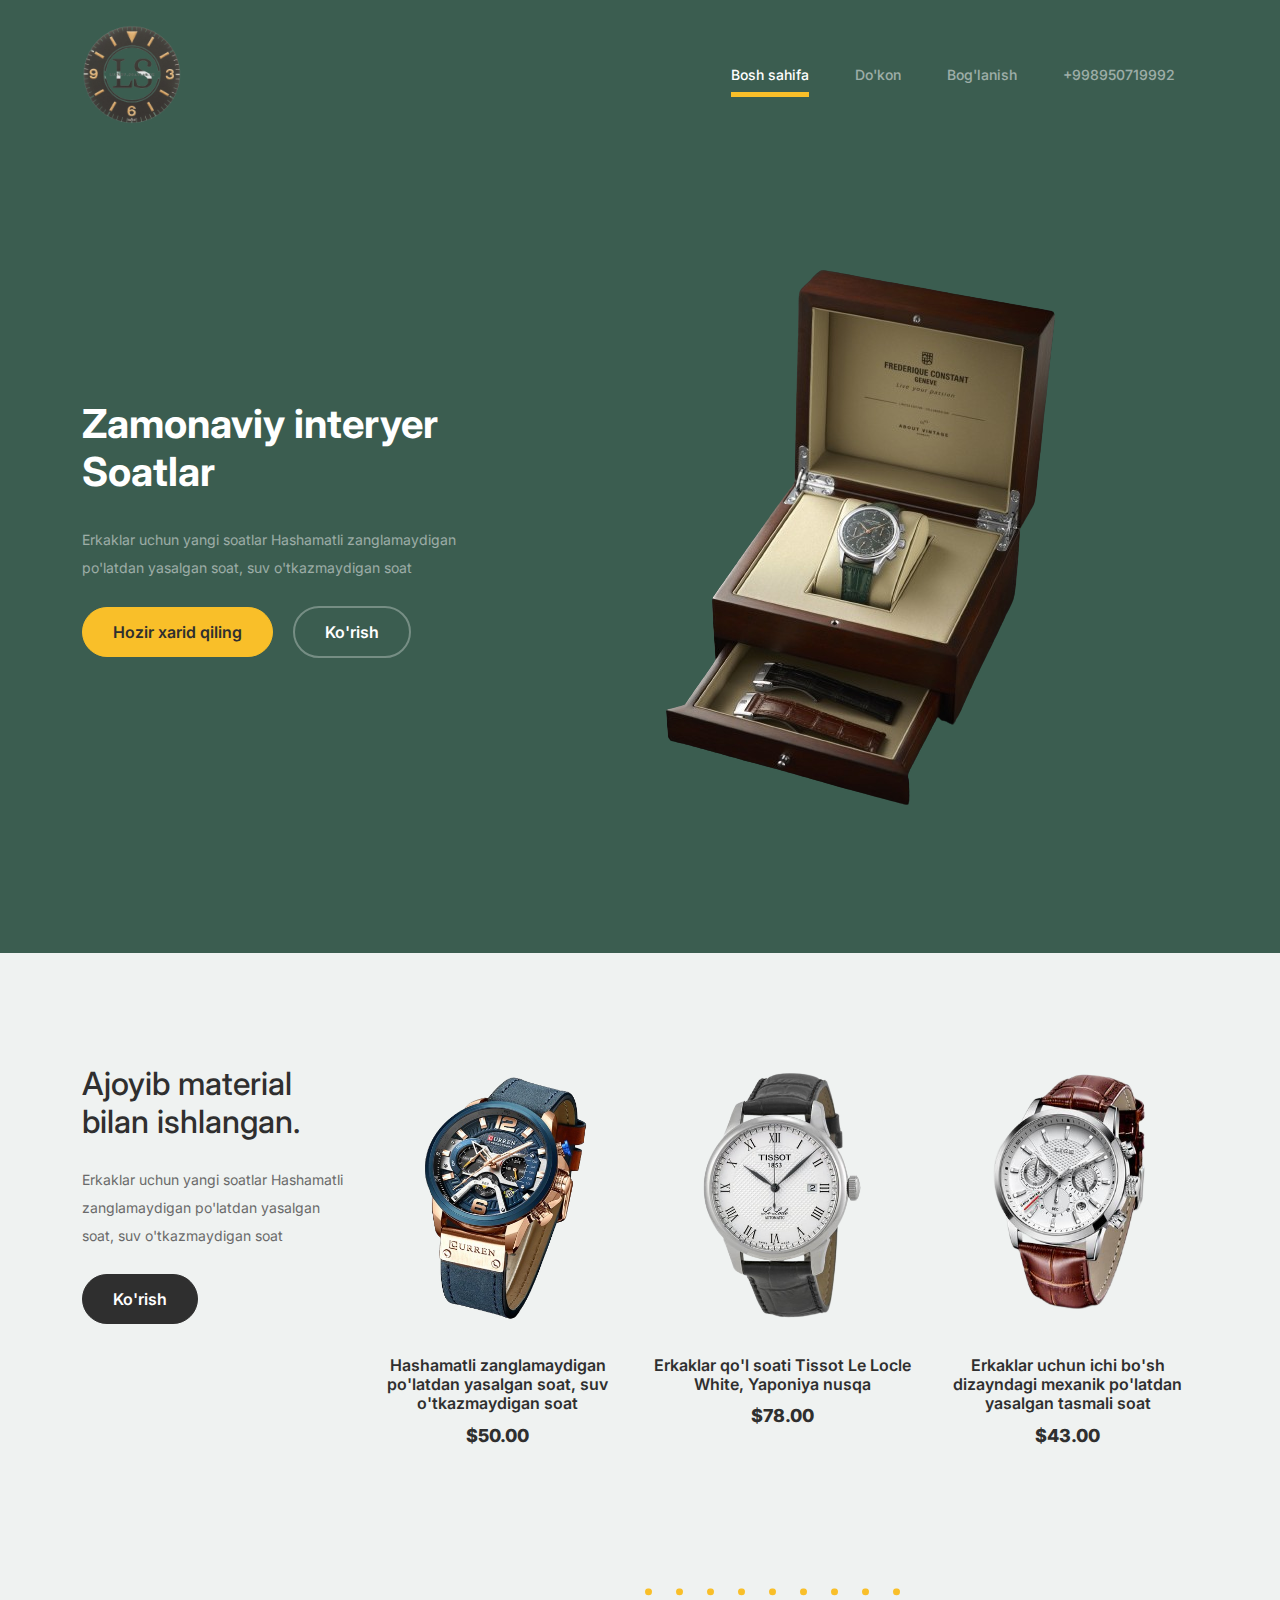
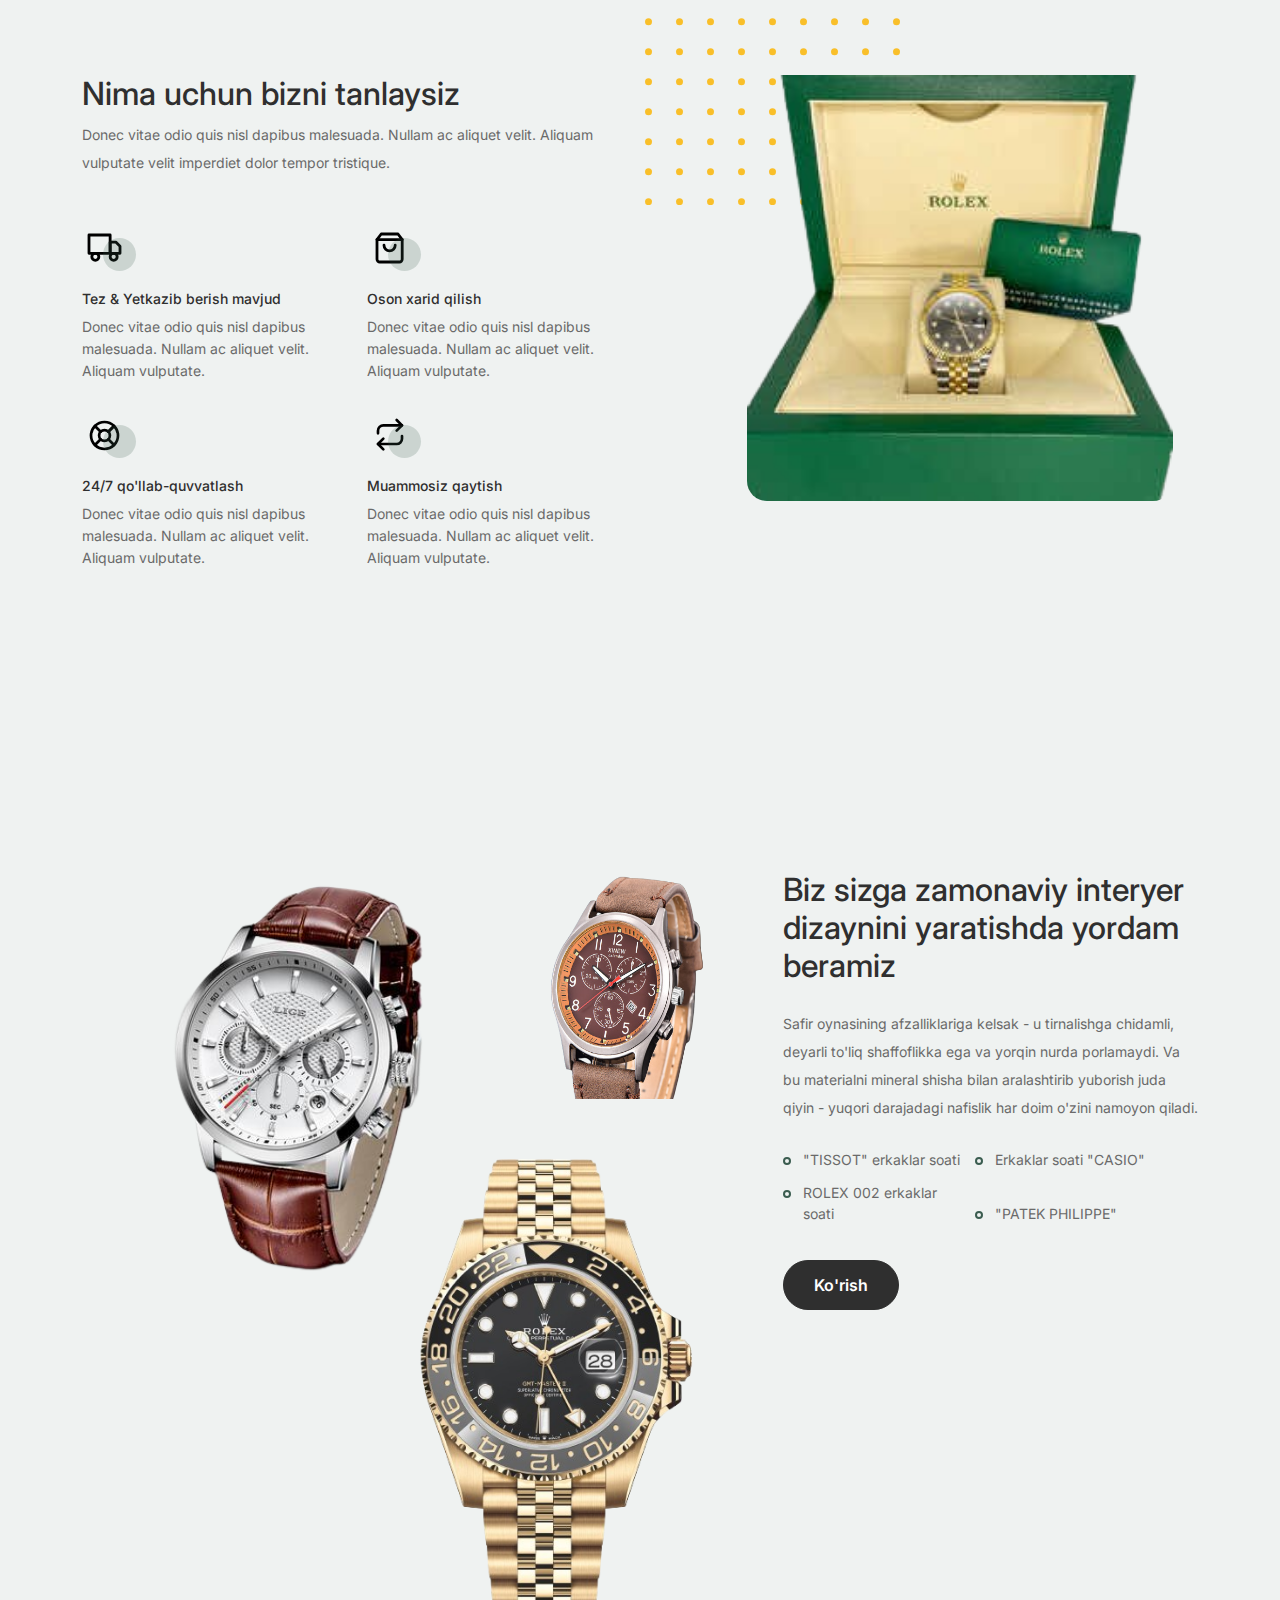
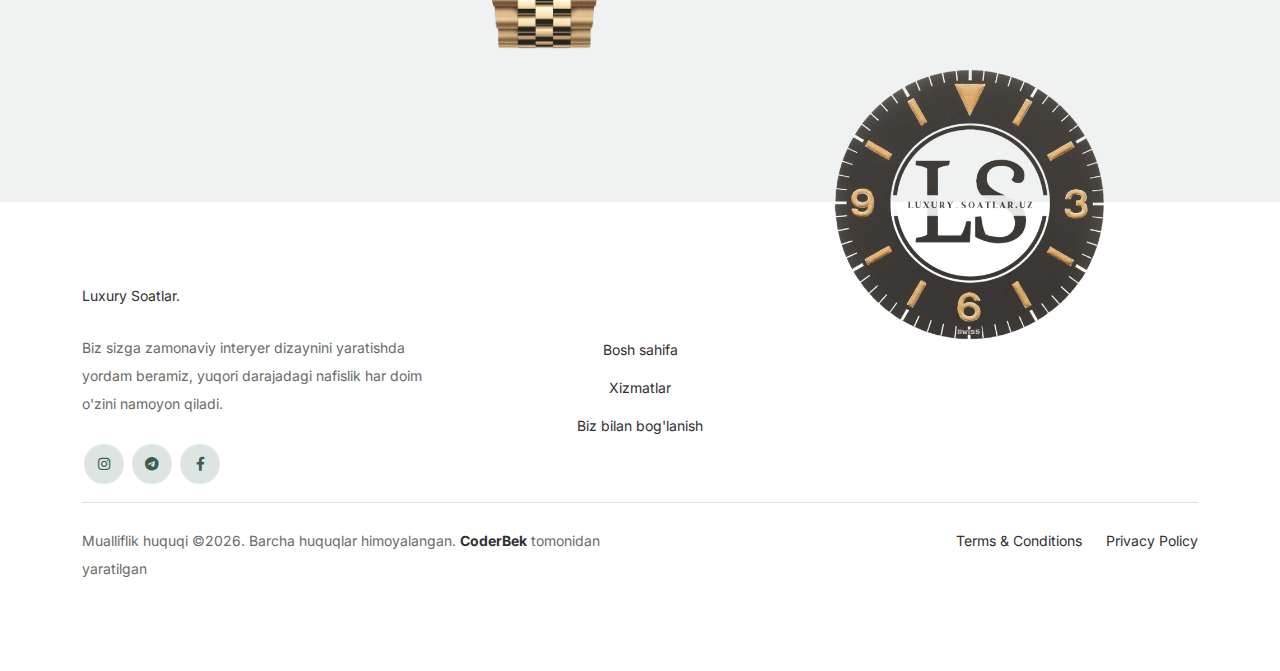
<file: index.html>
<!doctype html>
<html lang="en">
<head>
  <meta charset="utf-8">
  <meta name="viewport" content="width=device-width, initial-scale=1, shrink-to-fit=no">
  <meta name="author" content="Untree.co">
  <link rel="shortcut icon" href="brandTitle.png">

  <meta name="description" content="" />
  <meta name="keywords" content="bootstrap, bootstrap4" />

	<link href="css/bootstrap.min.css" rel="stylesheet">
	<link href="https://cdnjs.cloudflare.com/ajax/libs/font-awesome/6.0.0-beta3/css/all.min.css" rel="stylesheet">
	<link href="css/tiny-slider.css" rel="stylesheet">
	<link href="css/style.css" rel="stylesheet">
	<link rel="stylesheet" href="scss/style.css">
	<title>Luxury Soatlar</title>
</head>

	<body>

		<!-- Start Header/Navigation -->
		<nav class="custom-navbar navbar navbar navbar-expand-md navbar-dark bg-dark" arial-label="Furni navigation bar">

			<div class="container">
				<a class="navbar-brand" href="index.html"><img src="images/brandddd2.png" alt="Brand" width="100" height="auto" ></a>

				<button class="navbar-toggler" type="button" data-bs-toggle="collapse" data-bs-target="#navbarsFurni" aria-controls="navbarsFurni" aria-expanded="false" aria-label="Toggle navigation">
					<span class="navbar-toggler-icon"></span>
				</button>

				<div class="collapse navbar-collapse" id="navbarsFurni">
					<ul class="custom-navbar-nav navbar-nav ms-auto mb-2 mb-md-0">
						<li class="nav-item active">
							<a class="nav-link" href="index.html">Bosh sahifa</a>
						</li>
						<li><a class="nav-link" href="shop.html">Do'kon</a></li>
						<li><a class="nav-link" href="contact.html">Bog'lanish</a></li>
						<li><a class="nav-link" href="tel:+998950719992">+998950719992</a></li>
					</ul>
				</div>
			</div>
				
		</nav>
		<!-- End Header/Navigation -->

		<!-- Start Hero Section -->
			<div class="hero">
				<div class="container">
					<div class="row justify-content-between align-items-center">
						<div class="intro-excerpt col-md-6 col-12">
							<h1>Zamonaviy interyer <span clsas="d-block">Soatlar</span></h1>
							<p class="mb-4">Erkaklar uchun yangi soatlar Hashamatli zanglamaydigan po'latdan yasalgan soat, suv o'tkazmaydigan soat</p>
							<p><a href="#" class="btn btn-secondary heroByNow">Hozir xarid qiling</a><a href="#" class="btn btn-white-outline">Ko'rish</a></p>
						</div>
						<div class="hero-img-wrap heroImg col-md-6 col-12">
							<img src="images/heroImg2.png" class="img-fluid" >
							<!-- heroImg1.png -->
						</div>
					</div>
				</div>
			</div>
		<!-- End Hero Section -->

		<!-- Start Product Section -->
		<div class="product-section">
			<div class="container">
				<div class="row">

					<div class="col-md-12 col-lg-3 mb-5 mb-lg-0">
						<h2 class="mb-4 section-title">Ajoyib material bilan ishlangan.</h2>
						<p class="mb-4">Erkaklar uchun yangi soatlar Hashamatli zanglamaydigan po'latdan yasalgan soat, suv o'tkazmaydigan soat</p>
						<p><a href="shop.html" class="btn">Ko'rish</a></p>
					</div> 

					<div class="col-12 col-md-4 col-lg-3 mb-5 mb-md-0">
						<a class="product-item" href="cart.html">
							<img src="images/curren.png" class="img-fluid product-thumbnail" alt="soat">
							<h3 class="product-title">Hashamatli zanglamaydigan po'latdan yasalgan soat, suv o'tkazmaydigan soat</h3>
							<strong class="product-price">$50.00</strong>

							<span class="icon-cross">
								<img src="images/cross.svg" class="img-fluid">
							</span>
						</a>
					</div> 

					<div class="col-12 col-md-4 col-lg-3 mb-5 mb-md-0">
						<a class="product-item" href="cart.html">
							<img src="images/heroSoat4.png" class="img-fluid product-thumbnail">
							<h3 class="product-title">Erkaklar qo'l soati Tissot Le Locle White, Yaponiya nusqa</h3>
							<strong class="product-price">$78.00</strong>

							<span class="icon-cross">
								<img src="images/cross.svg" class="img-fluid">
							</span>
						</a>
					</div>

					<div class="col-12 col-md-4 col-lg-3 mb-5 mb-md-0">
						<a class="product-item" href="cart.html">
							<img src="images/2-removebg-preview.png" class="img-fluid product-thumbnail">
							<h3 class="product-title">Erkaklar uchun ichi bo'sh dizayndagi mexanik po'latdan yasalgan tasmali soat</h3>
							<strong class="product-price">$43.00</strong>

							<span class="icon-cross">
								<img src="images/cross.svg" class="img-fluid">
							</span>
						</a>
					</div>

				</div>
			</div>
		</div>
		<!-- End Product Section -->

		<!-- Start Why Choose Us Section -->
		<div class="why-choose-section">
			<div class="container">
				<div class="row justify-content-between">
					<div class="col-lg-6">
						<h2 class="section-title">Nima uchun bizni tanlaysiz</h2>
						<p>Donec vitae odio quis nisl dapibus malesuada. Nullam ac aliquet velit. Aliquam vulputate velit imperdiet dolor tempor tristique.</p>

						<div class="row my-5">
							<div class="col-6 col-md-6">
								<div class="feature">
									<div class="icon">
										<img src="images/truck.svg" alt="Image" class="imf-fluid">
									</div>
									<h3>Tez &amp; Yetkazib berish mavjud</h3>
									<p>Donec vitae odio quis nisl dapibus malesuada. Nullam ac aliquet velit. Aliquam vulputate.</p>
								</div>
							</div>

							<div class="col-6 col-md-6">
								<div class="feature">
									<div class="icon">
										<img src="images/bag.svg" alt="Image" class="imf-fluid">
									</div>
									<h3>Oson xarid qilish</h3>
									<p>Donec vitae odio quis nisl dapibus malesuada. Nullam ac aliquet velit. Aliquam vulputate.</p>
								</div>
							</div>

							<div class="col-6 col-md-6">
								<div class="feature">
									<div class="icon">
										<img src="images/support.svg" alt="Image" class="imf-fluid">
									</div>
									<h3>24/7 qo'llab-quvvatlash</h3>
									<p>Donec vitae odio quis nisl dapibus malesuada. Nullam ac aliquet velit. Aliquam vulputate.</p>
								</div>
							</div>

							<div class="col-6 col-md-6">
								<div class="feature">
									<div class="icon">
										<img src="images/return.svg" alt="Image" class="imf-fluid">
									</div>
									<h3>Muammosiz qaytish	</h3>
									<p>Donec vitae odio quis nisl dapibus malesuada. Nullam ac aliquet velit. Aliquam vulputate.</p>
								</div>
							</div>

						</div>
					</div>

					<div class="col-lg-5">
						<div class="img-wrap">
							<img src="images/karobkaRolex.png" alt="Image" class="img-fluid" width="426" height="auto">
						</div>
					</div>

				</div>
			</div>
		</div>
		<!-- End Why Choose Us Section -->

		<!-- Start We Help Section -->
		<div class="we-help-section">
			<div class="container">
				<div class="row justify-content-between">
					<div class="col-lg-7 mb-5 mb-lg-0">
						<div class="imgs-grid">
							<div class="grid grid-1"><img src="images/2-removebg-preview.png" alt="Untree.co" width="497" height="auto"></div>
							<div class="grid grid-2"><img src="images/5-removebg-preview.png" alt="Untree.co" width="228" height="228"></div>
							<div class="grid grid-3"><img src="images/rolex-gmt-master-ii-126718grnr-0001_1_-removebg-preview3.png" alt="Untree.co" width="auto" height="auto"></div>
						</div>
					</div>
					<div class="col-lg-5 ps-lg-5">
						<h2 class="section-title mb-4">Biz sizga zamonaviy interyer dizaynini yaratishda yordam beramiz</h2>
						<p>Safir oynasining afzalliklariga kelsak - u tirnalishga chidamli, deyarli to'liq shaffoflikka ega va yorqin nurda porlamaydi. Va bu materialni mineral shisha bilan aralashtirib yuborish juda qiyin - yuqori darajadagi nafislik har doim o'zini namoyon qiladi.</p>

						<ul class="list-unstyled custom-list my-4">
							<li>"TISSOT" erkaklar soati</li>
							<li>Erkaklar soati "CASIO"</li>
							<li>ROLEX 002 erkaklar soati</li>
							<li>"PATEK PHILIPPE"</li>
						</ul>
						<p><a herf="#" class="btn">Ko'rish</a></p>
					</div>
				</div>
			</div>
		</div>
		<!-- End We Help Section -->

		<!-- Start Footer Section -->
		<footer class="footer-section">
			<div class="container relative">
				<div class="row footerContent">
					<div class="col-md-4 col-12">
						<div>
							<div class="mb-4 footer-logo-wrap footer-logo"><a href="#" >Luxury Soatlar<span>.</span></a></div>
							<div class="sofa-img col-md-4 col-12">
								<img src="images/brandddd2.png" alt="Image" class="img-fluid footerBrand">
							</div>
							<p class="mb-4 footerText">Biz sizga zamonaviy interyer dizaynini yaratishda yordam beramiz, yuqori darajadagi nafislik har doim o'zini namoyon qiladi.</p>
						</div>

						<ul class="list-unstyled custom-social">
							<li><a href="https://www.instagram.com/luxury_soatlar.uz/?utm_source=ig_web_button_share_sheet&igshid=OGQ5ZDc2ODk2ZA=="><span class="fa fa-brands fa-instagram"></span></a></li>
							<li><a href="https://t.me/maxmadjanov9992"><span class="fa fa-brands fa-telegram"></span></a></li>
							<li><a href="#"><span class="fa fa-brands fa-facebook-f"></span></a></li>
						</ul>
					</div>

					<div class="links-wrap text-center col-md-4 col-12">
						<div>
							<ul class="list-unstyled">
								<li><a href="index.html">Bosh sahifa</a></li>
								<li><a href="services.html">Xizmatlar</a></li>
								<li><a href="contact.html">Biz bilan bog'lanish</a></li>
							</ul>
						</div>
					</div>
				</div>

				<div class="border-top copyright">
					<div class="row pt-4">
						<div class="col-lg-6">
							<p class="mb-2 text-center text-lg-start">Mualliflik huquqi &copy;<script>document.write(new Date().getFullYear());</script>. Barcha huquqlar himoyalangan. <a href="https://github.com/coderbekhub"><b>CoderBek</b></a><span> tomonidan yaratilgan</span>
            </p>
						</div>

						<div class="col-lg-6 text-center text-lg-end">
							<ul class="list-unstyled d-inline-flex ms-auto">
								<li class="me-4"><a href="#">Terms &amp; Conditions</a></li>
								<li><a href="#">Privacy Policy</a></li>
							</ul>
						</div>
					</div>
				</div>
			</div>
		</footer>
		<!-- End Footer Section -->	


		<script src="js/bootstrap.bundle.min.js"></script>
		<script src="js/tiny-slider.js"></script>
		<script src="js/custom.js"></script>
    <script src="https://ajax.googleapis.com/ajax/libs/jquery/3.5.1/jquery.min.js"></script>
		<script src="js/sendTelegram.js"></script>
	</body>

</html>
</file>
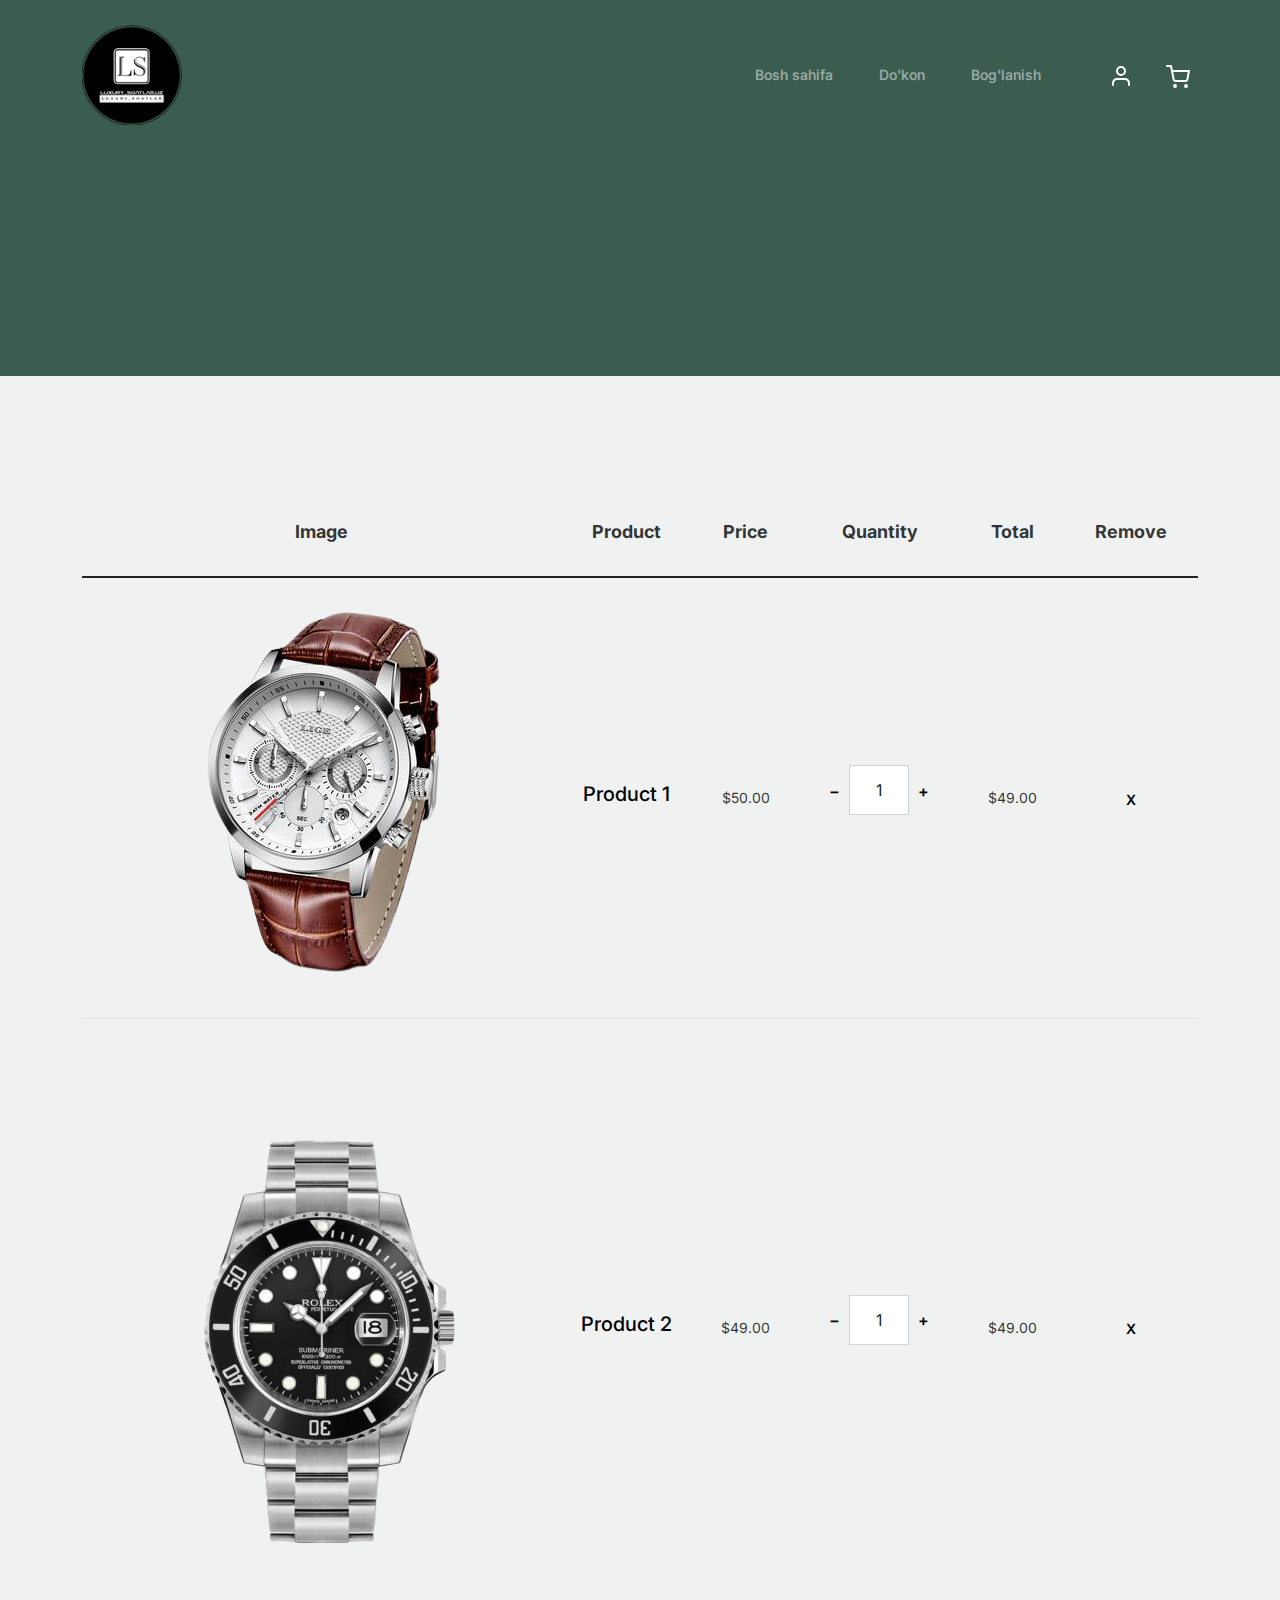
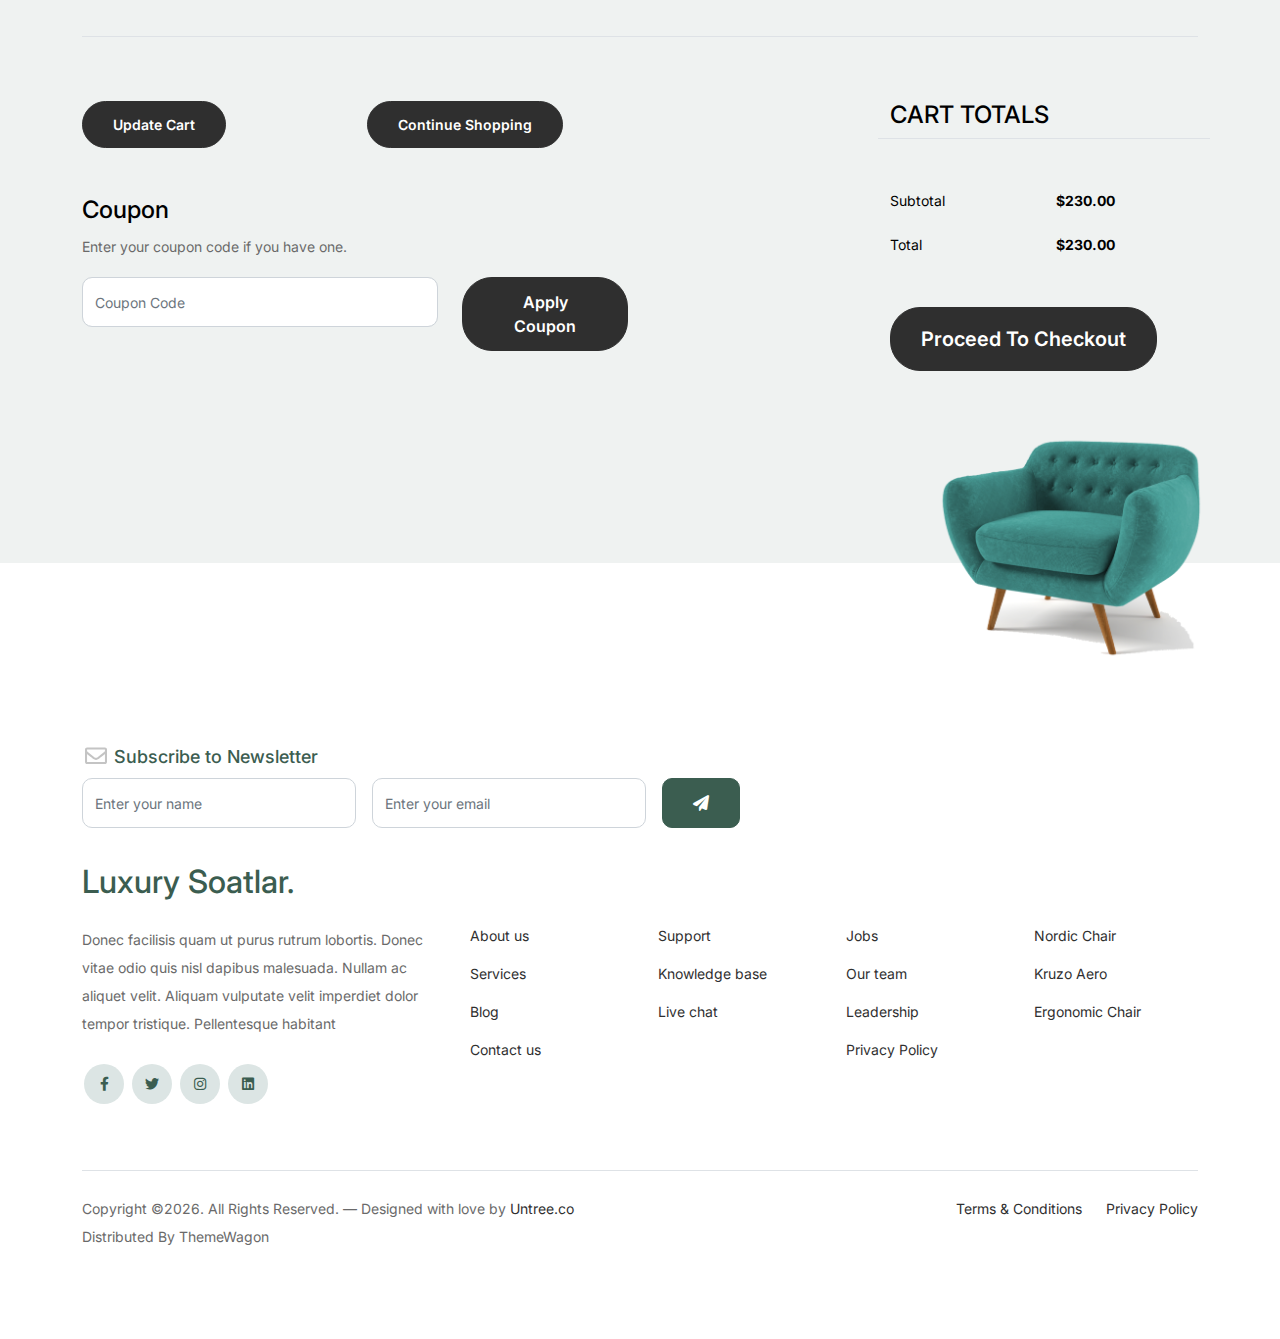
<file: cart.html>
<!doctype html>
<html lang="en">
<head>
  <meta charset="utf-8">
  <meta name="viewport" content="width=device-width, initial-scale=1, shrink-to-fit=no">
  <meta name="author" content="Untree.co">
	<link rel="shortcut icon" href="brandTitle.png">

  <meta name="description" content="" />
  <meta name="keywords" content="bootstrap, bootstrap4" />

		<link href="css/bootstrap.min.css" rel="stylesheet">
		<link href="https://cdnjs.cloudflare.com/ajax/libs/font-awesome/6.0.0-beta3/css/all.min.css" rel="stylesheet">
		<link href="css/tiny-slider.css" rel="stylesheet">
		<link href="css/style.css" rel="stylesheet">
		<link rel="stylesheet" href="scss/style.css">
		<title>Luxury Soatlar</title>
	</head>

	<body>

		<!-- Start Header/Navigation -->
		<nav class="custom-navbar navbar navbar navbar-expand-md navbar-dark bg-dark" arial-label="Furni navigation bar">

			<div class="container">
				<a class="navbar-brand" href="index.html"><img src="images/navBrand.png" alt="Brand" width="100" height="auto" ></a>

				<button class="navbar-toggler" type="button" data-bs-toggle="collapse" data-bs-target="#navbarsFurni" aria-controls="navbarsFurni" aria-expanded="false" aria-label="Toggle navigation">
					<span class="navbar-toggler-icon"></span>
				</button>

				<div class="collapse navbar-collapse" id="navbarsFurni">
					<ul class="custom-navbar-nav navbar-nav ms-auto mb-2 mb-md-0">
						<li class="nav-item ">
							<a class="nav-link" href="index.html">Bosh sahifa</a>
						</li>
						<li><a class="nav-link" href="shop.html">Do'kon</a></li>
						<li><a class="nav-link" href="contact.html">Bog'lanish</a></li>
					</ul>

					<ul class="custom-navbar-cta navbar-nav mb-2 mb-md-0 ms-5">
						<li><a class="nav-link" href="#"><img src="images/user.svg"></a></li>
						<li><a class="nav-link" href="cart.html"><img src="images/cart.svg"></a></li>
					</ul>
				</div>
			</div>
				
		</nav>
		<!-- End Header/Navigation -->

		<!-- Start Hero Section -->
			<div class="hero">
				<div class="container">
					<div class="row justify-content-between">
						<div class="col-lg-5">
							<!-- <div class="intro-excerpt">
								<h1>Cart</h1>
							</div> -->
						</div>
						<div class="col-lg-7">
							
						</div>
					</div>
				</div>
			</div>
		<!-- End Hero Section -->

		

		<div class="untree_co-section before-footer-section">
            <div class="container">
              <div class="row mb-5">
                <form class="col-md-12" method="post">
                  <div class="site-blocks-table">
                    <table class="table">
                      <thead>
                        <tr>
                          <th class="product-thumbnail">Image</th>
                          <th class="product-name">Product</th>
                          <th class="product-price">Price</th>
                          <th class="product-quantity">Quantity</th>
                          <th class="product-total">Total</th>
                          <th class="product-remove">Remove</th>
                        </tr>
                      </thead>
                      <tbody>
                        <tr>
                          <td class="product-thumbnail">
                            <img src="images/2-removebg-preview.png" alt="Image" class="img-fluid">
                          </td>
                          <td class="product-name">
                            <h2 class="h5 text-black">Product 1</h2>
                          </td>
                          <td>$50.00</td>
                          <td>
                            <div class="input-group mb-3 d-flex align-items-center quantity-container" style="max-width: 120px;">
                              <div class="input-group-prepend">
                                <button class="btn btn-outline-black decrease" type="button">&minus;</button>
                              </div>
                              <input type="text" class="form-control text-center quantity-amount" value="1" placeholder="" aria-label="Example text with button addon" aria-describedby="button-addon1">
                              <div class="input-group-append">
                                <button class="btn btn-outline-black increase" type="button">&plus;</button>
                              </div>
                            </div>
        
                          </td>
                          <td>$49.00</td>
                          <td><a href="#" class="btn btn-black btn-sm">X</a></td>
                        </tr>
        
                        <tr>
                          <td class="product-thumbnail">
                            <img src="images/rolex2.png" alt="Image" class="img-fluid">
                          </td>
                          <td class="product-name">
                            <h2 class="h5 text-black">Product 2</h2>
                          </td>
                          <td>$49.00</td>
                          <td>
                            <div class="input-group mb-3 d-flex align-items-center quantity-container" style="max-width: 120px;">
                              <div class="input-group-prepend">
                                <button class="btn btn-outline-black decrease" type="button">&minus;</button>
                              </div>
                              <input type="text" class="form-control text-center quantity-amount" value="1" placeholder="" aria-label="Example text with button addon" aria-describedby="button-addon1">
                              <div class="input-group-append">
                                <button class="btn btn-outline-black increase" type="button">&plus;</button>
                              </div>
                            </div>
        
                          </td>
                          <td>$49.00</td>
                          <td><a href="#" class="btn btn-black btn-sm">X</a></td>
                        </tr>
                      </tbody>
                    </table>
                  </div>
                </form>
              </div>
        
              <div class="row">
                <div class="col-md-6">
                  <div class="row mb-5">
                    <div class="col-md-6 mb-3 mb-md-0">
                      <button class="btn btn-black btn-sm btn-block">Update Cart</button>
                    </div>
                    <div class="col-md-6">
                      <button class="btn btn-outline-black btn-sm btn-block">Continue Shopping</button>
                    </div>
                  </div>
                  <div class="row">
                    <div class="col-md-12">
                      <label class="text-black h4" for="coupon">Coupon</label>
                      <p>Enter your coupon code if you have one.</p>
                    </div>
                    <div class="col-md-8 mb-3 mb-md-0">
                      <input type="text" class="form-control py-3" id="coupon" placeholder="Coupon Code">
                    </div>
                    <div class="col-md-4">
                      <button class="btn btn-black">Apply Coupon</button>
                    </div>
                  </div>
                </div>
                <div class="col-md-6 pl-5">
                  <div class="row justify-content-end">
                    <div class="col-md-7">
                      <div class="row">
                        <div class="col-md-12 text-right border-bottom mb-5">
                          <h3 class="text-black h4 text-uppercase">Cart Totals</h3>
                        </div>
                      </div>
                      <div class="row mb-3">
                        <div class="col-md-6">
                          <span class="text-black">Subtotal</span>
                        </div>
                        <div class="col-md-6 text-right">
                          <strong class="text-black">$230.00</strong>
                        </div>
                      </div>
                      <div class="row mb-5">
                        <div class="col-md-6">
                          <span class="text-black">Total</span>
                        </div>
                        <div class="col-md-6 text-right">
                          <strong class="text-black">$230.00</strong>
                        </div>
                      </div>
        
                      <div class="row">
                        <div class="col-md-12">
                          <button class="btn btn-black btn-lg py-3 btn-block" onclick="window.location='checkout.html'">Proceed To Checkout</button>
                        </div>
                      </div>
                    </div>
                  </div>
                </div>
              </div>
            </div>
          </div>
		

		<!-- Start Footer Section -->
		<footer class="footer-section">
			<div class="container relative">

				<div class="sofa-img">
					<img src="images/sofa.png" alt="Image" class="img-fluid">
				</div>

				<div class="row">
					<div class="col-lg-8">
						<div class="subscription-form">
							<h3 class="d-flex align-items-center"><span class="me-1"><img src="images/envelope-outline.svg" alt="Image" class="img-fluid"></span><span>Subscribe to Newsletter</span></h3>

							<form action="#" class="row g-3">
								<div class="col-auto">
									<input type="text" class="form-control" placeholder="Enter your name">
								</div>
								<div class="col-auto">
									<input type="email" class="form-control" placeholder="Enter your email">
								</div>
								<div class="col-auto">
									<button class="btn btn-primary">
										<span class="fa fa-paper-plane"></span>
									</button>
								</div>
							</form>

						</div>
					</div>
				</div>

				<div class="row g-5 mb-5">
					<div class="col-lg-4">
						<div class="mb-4 footer-logo-wrap"><a href="#" class="footer-logo">Luxury Soatlar<span>.</span></a></div>
						<p class="mb-4 footerText">Donec facilisis quam ut purus rutrum lobortis. Donec vitae odio quis nisl dapibus malesuada. Nullam ac aliquet velit. Aliquam vulputate velit imperdiet dolor tempor tristique. Pellentesque habitant</p>

						<ul class="list-unstyled custom-social">
							<li><a href="#"><span class="fa fa-brands fa-facebook-f"></span></a></li>
							<li><a href="#"><span class="fa fa-brands fa-twitter"></span></a></li>
							<li><a href="#"><span class="fa fa-brands fa-instagram"></span></a></li>
							<li><a href="#"><span class="fa fa-brands fa-linkedin"></span></a></li>
						</ul>
					</div>

					<div class="col-lg-8">
						<div class="row links-wrap">
							<div class="col-6 col-sm-6 col-md-3">
								<ul class="list-unstyled">
									<li><a href="#">About us</a></li>
									<li><a href="#">Services</a></li>
									<li><a href="#">Blog</a></li>
									<li><a href="#">Contact us</a></li>
								</ul>
							</div>

							<div class="col-6 col-sm-6 col-md-3">
								<ul class="list-unstyled">
									<li><a href="#">Support</a></li>
									<li><a href="#">Knowledge base</a></li>
									<li><a href="#">Live chat</a></li>
								</ul>
							</div>

							<div class="col-6 col-sm-6 col-md-3">
								<ul class="list-unstyled">
									<li><a href="#">Jobs</a></li>
									<li><a href="#">Our team</a></li>
									<li><a href="#">Leadership</a></li>
									<li><a href="#">Privacy Policy</a></li>
								</ul>
							</div>

							<div class="col-6 col-sm-6 col-md-3">
								<ul class="list-unstyled">
									<li><a href="#">Nordic Chair</a></li>
									<li><a href="#">Kruzo Aero</a></li>
									<li><a href="#">Ergonomic Chair</a></li>
								</ul>
							</div>
						</div>
					</div>

				</div>

				<div class="border-top copyright">
					<div class="row pt-4">
						<div class="col-lg-6">
							<p class="mb-2 text-center text-lg-start">Copyright &copy;<script>document.write(new Date().getFullYear());</script>. All Rights Reserved. &mdash; Designed with love by <a href="https://untree.co">Untree.co</a> Distributed By <a hreff="https://themewagon.com">ThemeWagon</a>  <!-- License information: https://untree.co/license/ -->
            </p>
						</div>

						<div class="col-lg-6 text-center text-lg-end">
							<ul class="list-unstyled d-inline-flex ms-auto">
								<li class="me-4"><a href="#">Terms &amp; Conditions</a></li>
								<li><a href="#">Privacy Policy</a></li>
							</ul>
						</div>

					</div>
				</div>

			</div>
		</footer>
		<!-- End Footer Section -->	


		<script src="js/bootstrap.bundle.min.js"></script>
		<script src="js/tiny-slider.js"></script>
		<script src="js/custom.js"></script>
	</body>

</html>
</file>
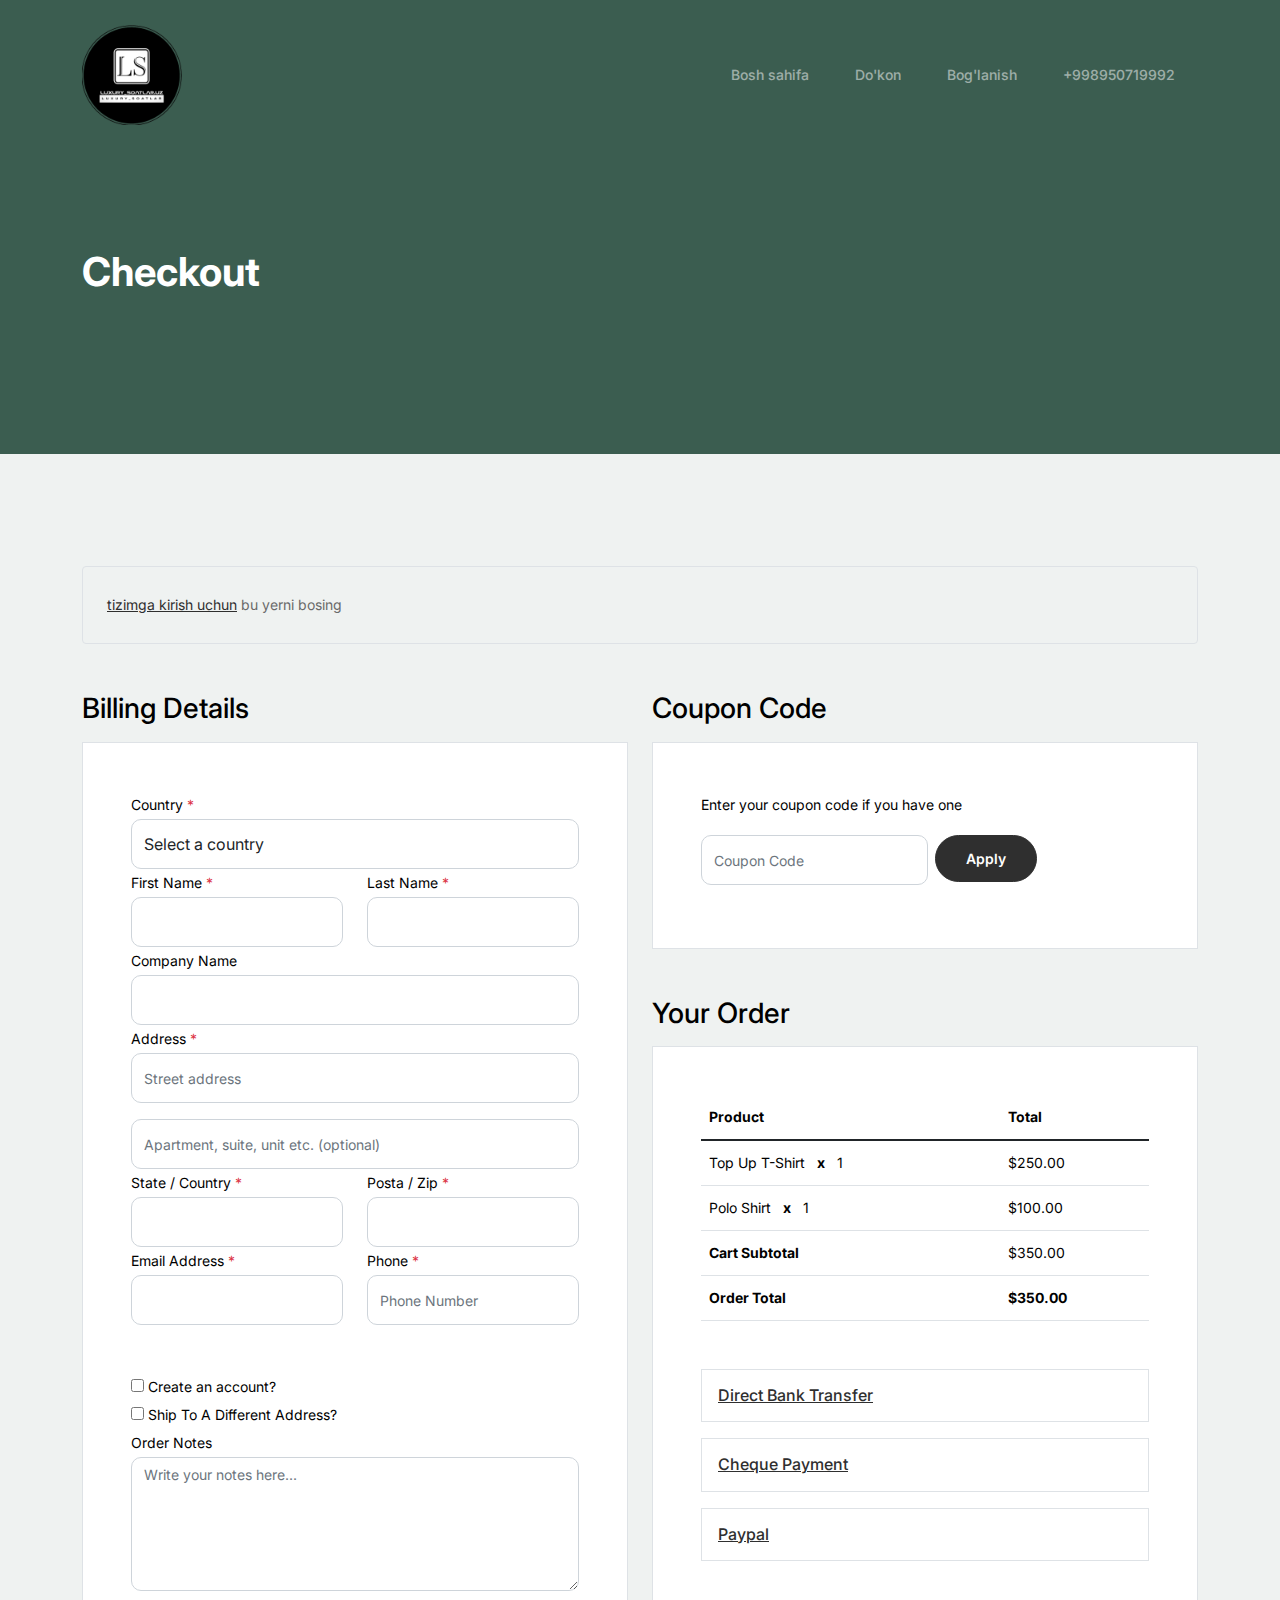
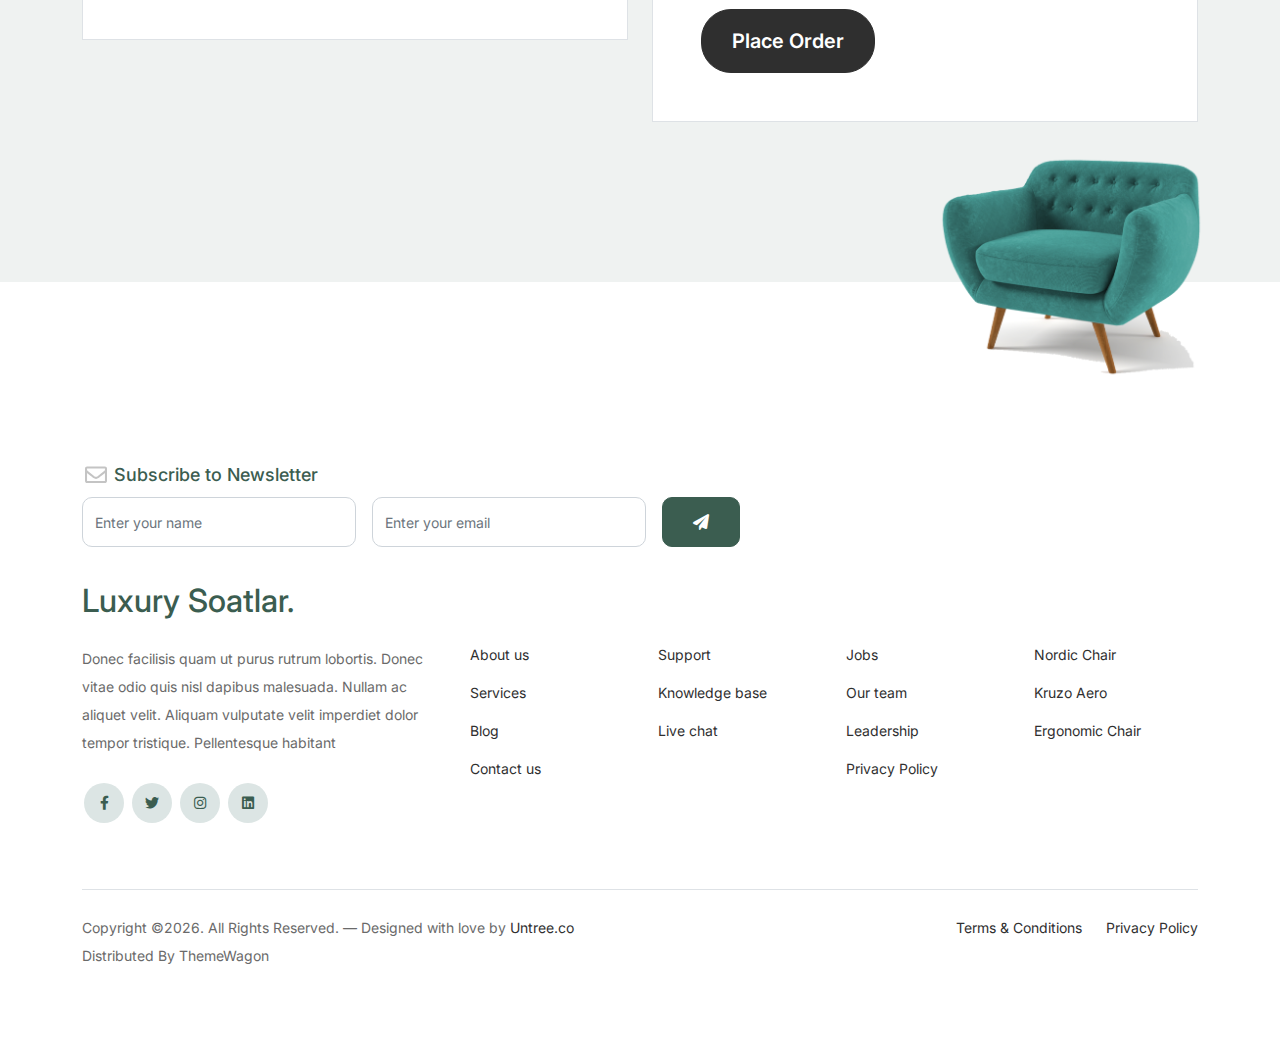
<file: checkout.html>
<!doctype html>
<html lang="en">
<head>
  <meta charset="utf-8">
  <meta name="viewport" content="width=device-width, initial-scale=1, shrink-to-fit=no">
  <meta name="author" content="Untree.co">
	<link rel="shortcut icon" href="brandTitle.png">

  <meta name="description" content="" />
  <meta name="keywords" content="bootstrap, bootstrap4" />

		<!-- Bootstrap CSS -->
		<link href="css/bootstrap.min.css" rel="stylesheet">
		<link href="https://cdnjs.cloudflare.com/ajax/libs/font-awesome/6.0.0-beta3/css/all.min.css" rel="stylesheet">
		<link href="css/tiny-slider.css" rel="stylesheet">
		<link href="css/style.css" rel="stylesheet">
		<link rel="stylesheet" href="scss/style.css">
		<title>Luxury Soatlar</title>
	</head>

	<body>

		<!-- Start Header/Navigation -->
		<nav class="custom-navbar navbar navbar navbar-expand-md navbar-dark bg-dark" arial-label="Furni navigation bar">

			<div class="container">
				<a class="navbar-brand" href="index.html"><img src="images/navBrand.png" alt="Brand" width="100" height="auto" ></a>

				<button class="navbar-toggler" type="button" data-bs-toggle="collapse" data-bs-target="#navbarsFurni" aria-controls="navbarsFurni" aria-expanded="false" aria-label="Toggle navigation">
					<span class="navbar-toggler-icon"></span>
				</button>

				<div class="collapse navbar-collapse" id="navbarsFurni">
					<ul class="custom-navbar-nav navbar-nav ms-auto mb-2 mb-md-0">
						<li class="nav-item ">
							<a class="nav-link" href="index.html">Bosh sahifa</a>
						</li>
						<li><a class="nav-link" href="shop.html">Do'kon</a></li>
						<li><a class="nav-link" href="contact.html">Bog'lanish</a></li>
						<li><a class="nav-link" href="tel:+998950719992">+998950719992</a></li>
					</ul>
				</div>
			</div>
				
		</nav>
		<!-- End Header/Navigation -->

		<!-- Start Hero Section -->
			<div class="hero">
				<div class="container">
					<div class="row justify-content-between">
						<div class="col-lg-5">
							<div class="intro-excerpt">
								<h1>Checkout</h1>
							</div>
						</div>
						<div class="col-lg-7">
							
						</div>
					</div>
				</div>
			</div>
		<!-- End Hero Section -->

		<div class="untree_co-section">
		    <div class="container">
		      <div class="row mb-5">
		        <div class="col-md-12">
		          <div class="border p-4 rounded" role="alert">
		           <a href="#"> tizimga kirish uchun</a> bu yerni bosing
		          </div>
		        </div>
		      </div>
		      <div class="row">
		        <div class="col-md-6 mb-5 mb-md-0">
		          <h2 class="h3 mb-3 text-black">Billing Details</h2>
		          <div class="p-3 p-lg-5 border bg-white">
		            <div class="form-group">
		              <label for="c_country" class="text-black">Country <span class="text-danger">*</span></label>
		              <select id="c_country" class="form-control">
		                <option value="1">Select a country</option>    
		                <option value="2">bangladesh</option>    
		                <option value="3">Algeria</option>    
		                <option value="4">Afghanistan</option>    
		                <option value="5">Ghana</option>    
		                <option value="6">Albania</option>    
		                <option value="7">Bahrain</option>    
		                <option value="8">Colombia</option>    
		                <option value="9">Dominican Republic</option>    
		              </select>
		            </div>
		            <div class="form-group row">
		              <div class="col-md-6">
		                <label for="c_fname" class="text-black">First Name <span class="text-danger">*</span></label>
		                <input type="text" class="form-control" id="c_fname" name="c_fname">
		              </div>
		              <div class="col-md-6">
		                <label for="c_lname" class="text-black">Last Name <span class="text-danger">*</span></label>
		                <input type="text" class="form-control" id="c_lname" name="c_lname">
		              </div>
		            </div>

		            <div class="form-group row">
		              <div class="col-md-12">
		                <label for="c_companyname" class="text-black">Company Name </label>
		                <input type="text" class="form-control" id="c_companyname" name="c_companyname">
		              </div>
		            </div>

		            <div class="form-group row">
		              <div class="col-md-12">
		                <label for="c_address" class="text-black">Address <span class="text-danger">*</span></label>
		                <input type="text" class="form-control" id="c_address" name="c_address" placeholder="Street address">
		              </div>
		            </div>

		            <div class="form-group mt-3">
		              <input type="text" class="form-control" placeholder="Apartment, suite, unit etc. (optional)">
		            </div>

		            <div class="form-group row">
		              <div class="col-md-6">
		                <label for="c_state_country" class="text-black">State / Country <span class="text-danger">*</span></label>
		                <input type="text" class="form-control" id="c_state_country" name="c_state_country">
		              </div>
		              <div class="col-md-6">
		                <label for="c_postal_zip" class="text-black">Posta / Zip <span class="text-danger">*</span></label>
		                <input type="text" class="form-control" id="c_postal_zip" name="c_postal_zip">
		              </div>
		            </div>

		            <div class="form-group row mb-5">
		              <div class="col-md-6">
		                <label for="c_email_address" class="text-black">Email Address <span class="text-danger">*</span></label>
		                <input type="text" class="form-control" id="c_email_address" name="c_email_address">
		              </div>
		              <div class="col-md-6">
		                <label for="c_phone" class="text-black">Phone <span class="text-danger">*</span></label>
		                <input type="text" class="form-control" id="c_phone" name="c_phone" placeholder="Phone Number">
		              </div>
		            </div>

		            <div class="form-group">
		              <label for="c_create_account" class="text-black" data-bs-toggle="collapse" href="#create_an_account" role="button" aria-expanded="false" aria-controls="create_an_account"><input type="checkbox" value="1" id="c_create_account"> Create an account?</label>
		              <div class="collapse" id="create_an_account">
		                <div class="py-2 mb-4">
		                  <p class="mb-3">Create an account by entering the information below. If you are a returning customer please login at the top of the page.</p>
		                  <div class="form-group">
		                    <label for="c_account_password" class="text-black">Account Password</label>
		                    <input type="email" class="form-control" id="c_account_password" name="c_account_password" placeholder="">
		                  </div>
		                </div>
		              </div>
		            </div>


		            <div class="form-group">
		              <label for="c_ship_different_address" class="text-black" data-bs-toggle="collapse" href="#ship_different_address" role="button" aria-expanded="false" aria-controls="ship_different_address"><input type="checkbox" value="1" id="c_ship_different_address"> Ship To A Different Address?</label>
		              <div class="collapse" id="ship_different_address">
		                <div class="py-2">

		                  <div class="form-group">
		                    <label for="c_diff_country" class="text-black">Country <span class="text-danger">*</span></label>
		                    <select id="c_diff_country" class="form-control">
		                      <option value="1">Select a country</option>    
		                      <option value="2">bangladesh</option>    
		                      <option value="3">Algeria</option>    
		                      <option value="4">Afghanistan</option>    
		                      <option value="5">Ghana</option>    
		                      <option value="6">Albania</option>    
		                      <option value="7">Bahrain</option>    
		                      <option value="8">Colombia</option>    
		                      <option value="9">Dominican Republic</option>    
		                    </select>
		                  </div>


		                  <div class="form-group row">
		                    <div class="col-md-6">
		                      <label for="c_diff_fname" class="text-black">First Name <span class="text-danger">*</span></label>
		                      <input type="text" class="form-control" id="c_diff_fname" name="c_diff_fname">
		                    </div>
		                    <div class="col-md-6">
		                      <label for="c_diff_lname" class="text-black">Last Name <span class="text-danger">*</span></label>
		                      <input type="text" class="form-control" id="c_diff_lname" name="c_diff_lname">
		                    </div>
		                  </div>

		                  <div class="form-group row">
		                    <div class="col-md-12">
		                      <label for="c_diff_companyname" class="text-black">Company Name </label>
		                      <input type="text" class="form-control" id="c_diff_companyname" name="c_diff_companyname">
		                    </div>
		                  </div>

		                  <div class="form-group row  mb-3">
		                    <div class="col-md-12">
		                      <label for="c_diff_address" class="text-black">Address <span class="text-danger">*</span></label>
		                      <input type="text" class="form-control" id="c_diff_address" name="c_diff_address" placeholder="Street address">
		                    </div>
		                  </div>

		                  <div class="form-group">
		                    <input type="text" class="form-control" placeholder="Apartment, suite, unit etc. (optional)">
		                  </div>

		                  <div class="form-group row">
		                    <div class="col-md-6">
		                      <label for="c_diff_state_country" class="text-black">State / Country <span class="text-danger">*</span></label>
		                      <input type="text" class="form-control" id="c_diff_state_country" name="c_diff_state_country">
		                    </div>
		                    <div class="col-md-6">
		                      <label for="c_diff_postal_zip" class="text-black">Posta / Zip <span class="text-danger">*</span></label>
		                      <input type="text" class="form-control" id="c_diff_postal_zip" name="c_diff_postal_zip">
		                    </div>
		                  </div>

		                  <div class="form-group row mb-5">
		                    <div class="col-md-6">
		                      <label for="c_diff_email_address" class="text-black">Email Address <span class="text-danger">*</span></label>
		                      <input type="text" class="form-control" id="c_diff_email_address" name="c_diff_email_address">
		                    </div>
		                    <div class="col-md-6">
		                      <label for="c_diff_phone" class="text-black">Phone <span class="text-danger">*</span></label>
		                      <input type="text" class="form-control" id="c_diff_phone" name="c_diff_phone" placeholder="Phone Number">
		                    </div>
		                  </div>

		                </div>

		              </div>
		            </div>

		            <div class="form-group">
		              <label for="c_order_notes" class="text-black">Order Notes</label>
		              <textarea name="c_order_notes" id="c_order_notes" cols="30" rows="5" class="form-control" placeholder="Write your notes here..."></textarea>
		            </div>

		          </div>
		        </div>
		        <div class="col-md-6">

		          <div class="row mb-5">
		            <div class="col-md-12">
		              <h2 class="h3 mb-3 text-black">Coupon Code</h2>
		              <div class="p-3 p-lg-5 border bg-white">

		                <label for="c_code" class="text-black mb-3">Enter your coupon code if you have one</label>
		                <div class="input-group w-75 couponcode-wrap">
		                  <input type="text" class="form-control me-2" id="c_code" placeholder="Coupon Code" aria-label="Coupon Code" aria-describedby="button-addon2">
		                  <div class="input-group-append">
		                    <button class="btn btn-black btn-sm" type="button" id="button-addon2">Apply</button>
		                  </div>
		                </div>

		              </div>
		            </div>
		          </div>

		          <div class="row mb-5">
		            <div class="col-md-12">
		              <h2 class="h3 mb-3 text-black">Your Order</h2>
		              <div class="p-3 p-lg-5 border bg-white">
		                <table class="table site-block-order-table mb-5">
		                  <thead>
		                    <th>Product</th>
		                    <th>Total</th>
		                  </thead>
		                  <tbody>
		                    <tr>
		                      <td>Top Up T-Shirt <strong class="mx-2">x</strong> 1</td>
		                      <td>$250.00</td>
		                    </tr>
		                    <tr>
		                      <td>Polo Shirt <strong class="mx-2">x</strong>   1</td>
		                      <td>$100.00</td>
		                    </tr>
		                    <tr>
		                      <td class="text-black font-weight-bold"><strong>Cart Subtotal</strong></td>
		                      <td class="text-black">$350.00</td>
		                    </tr>
		                    <tr>
		                      <td class="text-black font-weight-bold"><strong>Order Total</strong></td>
		                      <td class="text-black font-weight-bold"><strong>$350.00</strong></td>
		                    </tr>
		                  </tbody>
		                </table>

		                <div class="border p-3 mb-3">
		                  <h3 class="h6 mb-0"><a class="d-block" data-bs-toggle="collapse" href="#collapsebank" role="button" aria-expanded="false" aria-controls="collapsebank">Direct Bank Transfer</a></h3>

		                  <div class="collapse" id="collapsebank">
		                    <div class="py-2">
		                      <p class="mb-0">Make your payment directly into our bank account. Please use your Order ID as the payment reference. Your order won’t be shipped until the funds have cleared in our account.</p>
		                    </div>
		                  </div>
		                </div>

		                <div class="border p-3 mb-3">
		                  <h3 class="h6 mb-0"><a class="d-block" data-bs-toggle="collapse" href="#collapsecheque" role="button" aria-expanded="false" aria-controls="collapsecheque">Cheque Payment</a></h3>

		                  <div class="collapse" id="collapsecheque">
		                    <div class="py-2">
		                      <p class="mb-0">Make your payment directly into our bank account. Please use your Order ID as the payment reference. Your order won’t be shipped until the funds have cleared in our account.</p>
		                    </div>
		                  </div>
		                </div>

		                <div class="border p-3 mb-5">
		                  <h3 class="h6 mb-0"><a class="d-block" data-bs-toggle="collapse" href="#collapsepaypal" role="button" aria-expanded="false" aria-controls="collapsepaypal">Paypal</a></h3>

		                  <div class="collapse" id="collapsepaypal">
		                    <div class="py-2">
		                      <p class="mb-0">Make your payment directly into our bank account. Please use your Order ID as the payment reference. Your order won’t be shipped until the funds have cleared in our account.</p>
		                    </div>
		                  </div>
		                </div>

		                <div class="form-group">
		                  <button class="btn btn-black btn-lg py-3 btn-block" onclick="window.location='thankyou.html'">Place Order</button>
		                </div>

		              </div>
		            </div>
		          </div>

		        </div>
		      </div>
		      <!-- </form> -->
		    </div>
		  </div>

		<!-- Start Footer Section -->
		<footer class="footer-section">
			<div class="container relative">

				<div class="sofa-img">
					<img src="images/sofa.png" alt="Image" class="img-fluid">
				</div>

				<div class="row">
					<div class="col-lg-8">
						<div class="subscription-form">
							<h3 class="d-flex align-items-center"><span class="me-1"><img src="images/envelope-outline.svg" alt="Image" class="img-fluid"></span><span>Subscribe to Newsletter</span></h3>

							<form action="#" class="row g-3">
								<div class="col-auto">
									<input type="text" class="form-control" placeholder="Enter your name">
								</div>
								<div class="col-auto">
									<input type="email" class="form-control" placeholder="Enter your email">
								</div>
								<div class="col-auto">
									<button class="btn btn-primary">
										<span class="fa fa-paper-plane"></span>
									</button>
								</div>
							</form>

						</div>
					</div>
				</div>

				<div class="row g-5 mb-5">
					<div class="col-lg-4">
						<div class="mb-4 footer-logo-wrap"><a href="#" class="footer-logo">Luxury Soatlar<span>.</span></a></div>
						<p class="mb-4 footerText">Donec facilisis quam ut purus rutrum lobortis. Donec vitae odio quis nisl dapibus malesuada. Nullam ac aliquet velit. Aliquam vulputate velit imperdiet dolor tempor tristique. Pellentesque habitant</p>

						<ul class="list-unstyled custom-social">
							<li><a href="#"><span class="fa fa-brands fa-facebook-f"></span></a></li>
							<li><a href="#"><span class="fa fa-brands fa-twitter"></span></a></li>
							<li><a href="#"><span class="fa fa-brands fa-instagram"></span></a></li>
							<li><a href="#"><span class="fa fa-brands fa-linkedin"></span></a></li>
						</ul>
					</div>

					<div class="col-lg-8">
						<div class="row links-wrap">
							<div class="col-6 col-sm-6 col-md-3">
								<ul class="list-unstyled">
									<li><a href="#">About us</a></li>
									<li><a href="#">Services</a></li>
									<li><a href="#">Blog</a></li>
									<li><a href="#">Contact us</a></li>
								</ul>
							</div>

							<div class="col-6 col-sm-6 col-md-3">
								<ul class="list-unstyled">
									<li><a href="#">Support</a></li>
									<li><a href="#">Knowledge base</a></li>
									<li><a href="#">Live chat</a></li>
								</ul>
							</div>

							<div class="col-6 col-sm-6 col-md-3">
								<ul class="list-unstyled">
									<li><a href="#">Jobs</a></li>
									<li><a href="#">Our team</a></li>
									<li><a href="#">Leadership</a></li>
									<li><a href="#">Privacy Policy</a></li>
								</ul>
							</div>

							<div class="col-6 col-sm-6 col-md-3">
								<ul class="list-unstyled">
									<li><a href="#">Nordic Chair</a></li>
									<li><a href="#">Kruzo Aero</a></li>
									<li><a href="#">Ergonomic Chair</a></li>
								</ul>
							</div>
						</div>
					</div>

				</div>

				<div class="border-top copyright">
					<div class="row pt-4">
						<div class="col-lg-6">
							<p class="mb-2 text-center text-lg-start">Copyright &copy;<script>document.write(new Date().getFullYear());</script>. All Rights Reserved. &mdash; Designed with love by <a href="https://untree.co">Untree.co</a> Distributed By <a hreff="https://themewagon.com">ThemeWagon</a>  <!-- License information: https://untree.co/license/ -->
            </p>
						</div>

						<div class="col-lg-6 text-center text-lg-end">
							<ul class="list-unstyled d-inline-flex ms-auto">
								<li class="me-4"><a href="#">Terms &amp; Conditions</a></li>
								<li><a href="#">Privacy Policy</a></li>
							</ul>
						</div>

					</div>
				</div>

			</div>
		</footer>
		<!-- End Footer Section -->	


		<script src="js/bootstrap.bundle.min.js"></script>
		<script src="js/tiny-slider.js"></script>
		<script src="js/custom.js"></script>
	</body>

</html>
</file>
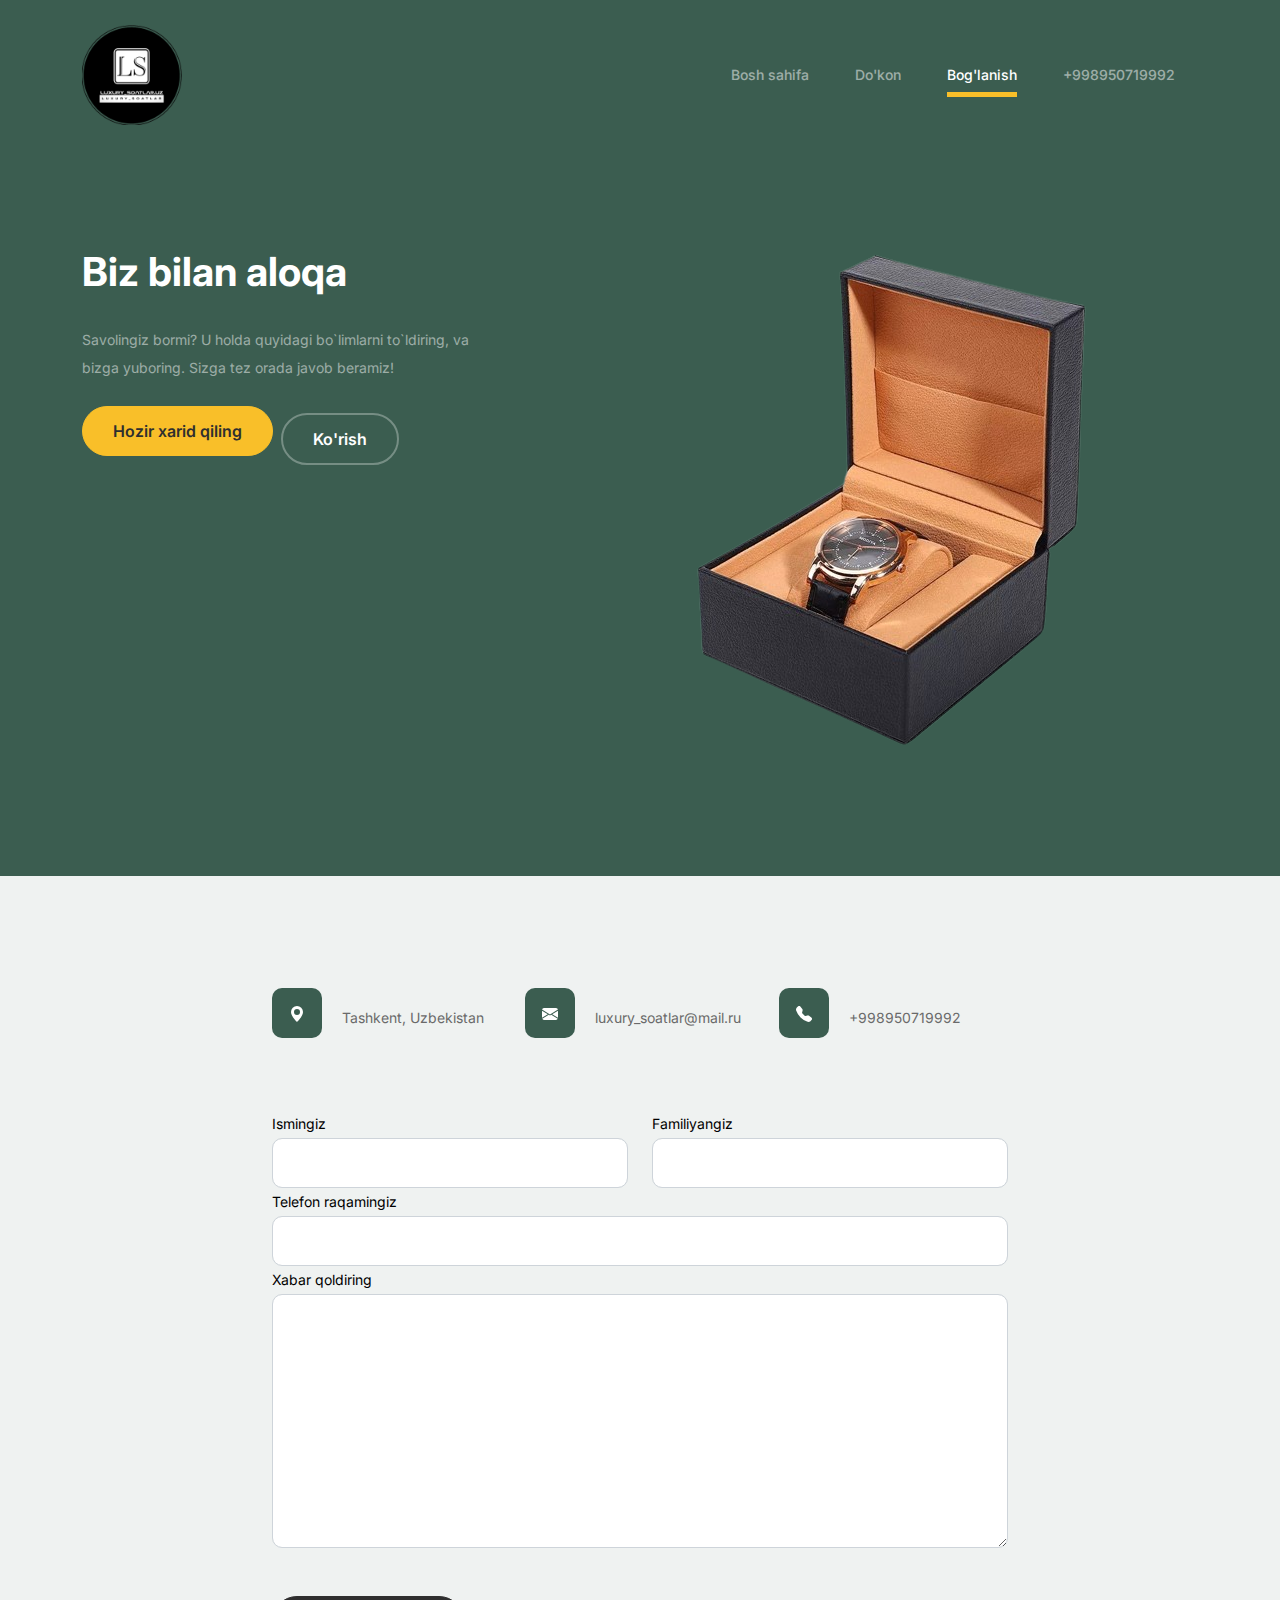
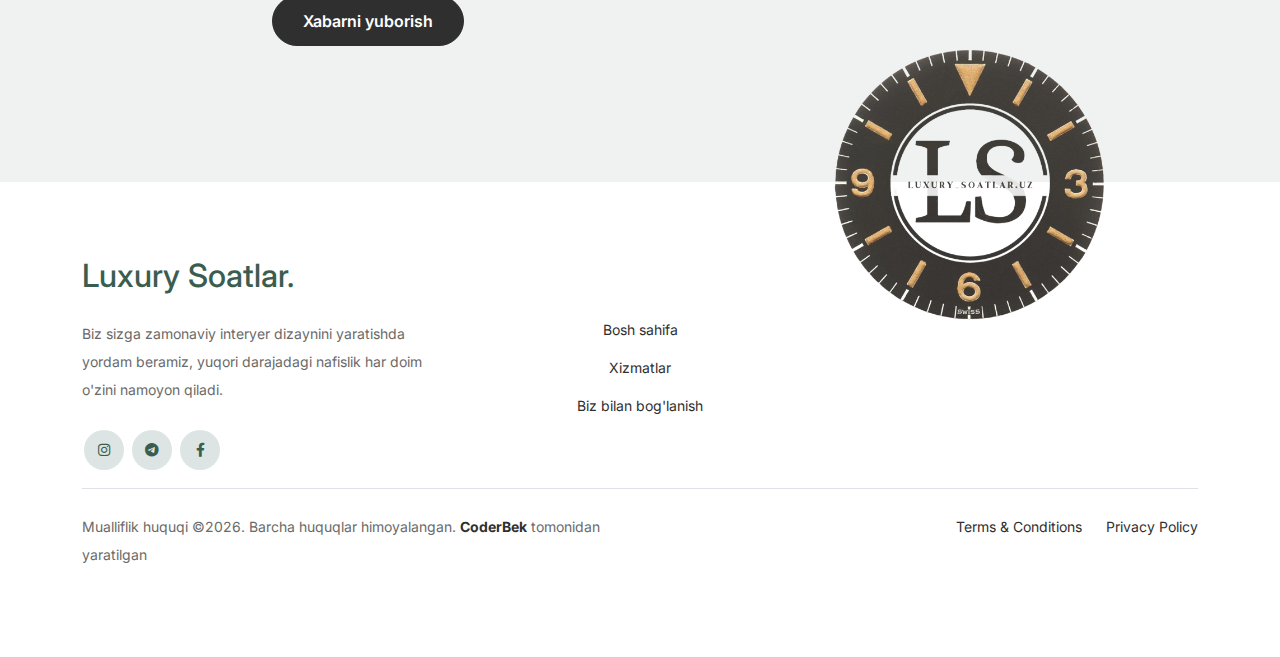
<file: contact.html>
<!doctype html>
<html lang="en">
<head>
  <meta charset="utf-8">
  <meta name="viewport" content="width=device-width, initial-scale=1, shrink-to-fit=no">
  <meta name="author" content="Untree.co">
	<link rel="shortcut icon" href="brandTitle.png">

  <meta name="description" content="" />
  <meta name="keywords" content="bootstrap, bootstrap4" />

		<!-- Bootstrap CSS -->
		<link href="css/bootstrap.min.css" rel="stylesheet">
		<link href="https://cdnjs.cloudflare.com/ajax/libs/font-awesome/6.0.0-beta3/css/all.min.css" rel="stylesheet">
		<link href="css/tiny-slider.css" rel="stylesheet">
		<link href="css/style.css" rel="stylesheet">
		<link rel="stylesheet" href="scss/style.css">
    <script src="https://ajax.googleapis.com/ajax/libs/jquery/3.5.1/jquery.min.js"></script>

		<title>Luxury Soatlar</title>
	</head>

	<body>

		<!-- Start Header/Navigation -->
		<nav class="custom-navbar navbar navbar navbar-expand-md navbar-dark bg-dark" arial-label="Furni navigation bar">

			<div class="container">
				<a class="navbar-brand" href="index.html"><img src="images/navBrand.png" alt="Brand" width="100" height="auto" ></a>

				<button class="navbar-toggler" type="button" data-bs-toggle="collapse" data-bs-target="#navbarsFurni" aria-controls="navbarsFurni" aria-expanded="false" aria-label="Toggle navigation">
					<span class="navbar-toggler-icon"></span>
				</button>

				<div class="collapse navbar-collapse" id="navbarsFurni">
					<ul class="custom-navbar-nav navbar-nav ms-auto mb-2 mb-md-0">
						<li class="nav-item">
							<a class="nav-link" href="index.html">Bosh sahifa</a>
						</li>
						<li><a class="nav-link" href="shop.html">Do'kon</a></li>
						<li class="active"><a class="nav-link" href="contact.html">Bog'lanish</a></li>
						<li><a class="nav-link" href="tel:+998950719992">+998950719992</a></li>
					</ul>
				</div>
			</div>
				
		</nav>
		<!-- End Header/Navigation -->

		<!-- Start Hero Section -->
			<div class="hero">
				<div class="container">
					<div class="row justify-content-between">
						<div class="intro-excerpt col-md-6 col-12">
							<h1>Biz bilan aloqa</h1>
							<p class="mb-4">Savolingiz bormi? U holda quyidagi bo`limlarni to`ldiring, va bizga yuboring. Sizga tez orada javob beramiz!</p>
							<p><a href="" class="btn btn-secondary me-2">Hozir xarid qiling</a><a href="#" class="btn btn-white-outline">Ko'rish</a></p>
						</div>
						<div class="hero-img-wrap col-md-6 col-12">
							<img src="images/contactImg.png" class="img-fluid">
						</div>
					</div>
				</div>
			</div>
		<!-- End Hero Section -->

		
		<!-- Start Contact Form -->
		<div class="untree_co-section">
      <div class="container">
        <div class="block">
          <div class="row justify-content-center">
            <div class="col-md-8 col-lg-8 pb-4">
              <div class="row mb-5">
                <div class="col-lg-4">
                  <div  class="service no-shadow align-items-center link horizontal d-flex active" data-aos="fade-left" data-aos-delay="0">
                    <div class="service-icon color-1 mb-4">
                      <svg xmlns="http://www.w3.org/2000/svg" width="16" height="16" fill="currentColor" class="bi bi-geo-alt-fill" viewBox="0 0 16 16">
                        <path d="M8 16s6-5.686 6-10A6 6 0 0 0 2 6c0 4.314 6 10 6 10zm0-7a3 3 0 1 1 0-6 3 3 0 0 1 0 6z"/>
                      </svg>
                    </div> <!-- /.icon -->
                    <div class="service-contents">
                      <p>Tashkent, Uzbekistan</p>
                    </div> <!-- /.service-contents-->
                  </div> <!-- /.service -->
                </div>

                <div class="col-lg-4">
                  <div  class="service no-shadow align-items-center link horizontal d-flex active" data-aos="fade-left" data-aos-delay="0">
                    <div class="service-icon color-1 mb-4">
                      <svg xmlns="http://www.w3.org/2000/svg" width="16" height="16" fill="currentColor" class="bi bi-envelope-fill" viewBox="0 0 16 16">
                        <path d="M.05 3.555A2 2 0 0 1 2 2h12a2 2 0 0 1 1.95 1.555L8 8.414.05 3.555zM0 4.697v7.104l5.803-3.558L0 4.697zM6.761 8.83l-6.57 4.027A2 2 0 0 0 2 14h12a2 2 0 0 0 1.808-1.144l-6.57-4.027L8 9.586l-1.239-.757zm3.436-.586L16 11.801V4.697l-5.803 3.546z"/>
                      </svg>
                    </div> <!-- /.icon -->
                    <div class="service-contents">
                      <p>luxury_soatlar@mail.ru</p>
                    </div> <!-- /.service-contents-->
                  </div> <!-- /.service -->
                </div>

                <div class="col-lg-4">
                  <div  class="service no-shadow align-items-center link horizontal d-flex active" data-aos="fade-left" data-aos-delay="0">
                    <div class="service-icon color-1 mb-4">
                      <svg xmlns="http://www.w3.org/2000/svg" width="16" height="16" fill="currentColor" class="bi bi-telephone-fill" viewBox="0 0 16 16">
                        <path fill-rule="evenodd" d="M1.885.511a1.745 1.745 0 0 1 2.61.163L6.29 2.98c.329.423.445.974.315 1.494l-.547 2.19a.678.678 0 0 0 .178.643l2.457 2.457a.678.678 0 0 0 .644.178l2.189-.547a1.745 1.745 0 0 1 1.494.315l2.306 1.794c.829.645.905 1.87.163 2.611l-1.034 1.034c-.74.74-1.846 1.065-2.877.702a18.634 18.634 0 0 1-7.01-4.42 18.634 18.634 0 0 1-4.42-7.009c-.362-1.03-.037-2.137.703-2.877L1.885.511z"/>
                      </svg>
                    </div> <!-- /.icon -->
                    <div class="service-contents">
                      <p>+998950719992</p>
                    </div> <!-- /.service-contents-->
                  </div> <!-- /.service -->
                </div>
              </div>

              <form onsubmit=" return sendtelegram()">
                <div class="row">
                  <div class="col-6">
                    <div class="form-group">
                      <label class="text-black" for="fname">Ismingiz</label>
                      <input type="text" class="form-control" id="name" required>
                    </div>
                  </div>
                  <div class="col-6">
                    <div class="form-group">
                      <label class="text-black" for="lname">Familiyangiz</label>
                      <input type="text" class="form-control" id="lname" required>
                    </div>
                  </div>
                </div>
                <div class="form-group">
                  <label class="text-black" for="tel">Telefon raqamingiz</label>
                  <input type="tel"  name="tel" id="tel" pattern="[+]{1}[0-9]{3}[0-9]{2}[0-9]{3}[0-9]{2}[0-9]{2}" required class="form-control" required>
                </div>

                <div class="form-group mb-5">
                  <label class="text-black" for="message">Xabar qoldiring</label>
                  <textarea name="message" id="message" cols="45" rows="10" class="form-control" required></textarea>
                </div>

                <button type="submit" class="btn btn-primary-hover-outline">Xabarni yuborish</button>
              </form>
            </div>
          </div>
        </div>
      </div>
    </div>
  </div>

  <!-- End Contact Form -->

		<!-- Start Footer Section -->
		<footer class="footer-section">
			<div class="container relative">
				<div class="row footerContent">
					<div class="col-md-4 col-12">
						<div class="footerInfo">
							<div class="mb-4 footer-logo-wrap"><a href="#" class="footer-logo">Luxury Soatlar<span>.</span></a></div>
							<div class="sofa-img col-md-4 col-12">
								<img src="images/brandddd2.png" alt="Image" class="img-fluid footerBrand">

							</div>
							<p class="mb-4 footerText">Biz sizga zamonaviy interyer dizaynini yaratishda yordam beramiz, yuqori darajadagi nafislik har doim o'zini namoyon qiladi.</p>
						</div>

						<ul class="list-unstyled custom-social">
							<li><a href="https://www.instagram.com/luxury_soatlar.uz/?utm_source=ig_web_button_share_sheet&igshid=OGQ5ZDc2ODk2ZA=="><span class="fa fa-brands fa-instagram"></span></a></li>
							<li><a href="https://t.me/maxmadjanov9992"><span class="fa fa-brands fa-telegram"></span></a></li>
							<li><a href="#"><span class="fa fa-brands fa-facebook-f"></span></a></li>
						</ul>
					</div>

					<div class="links-wrap text-center col-md-4 col-12">
						<div class="">
							<ul class="list-unstyled">
								<li><a href="index.html">Bosh sahifa</a></li>
								<li><a href="services.html">Xizmatlar</a></li>
								<li><a href="contact.html">Biz bilan bog'lanish</a></li>
							</ul>
						</div>
					</div>
				</div>

				<div class="border-top copyright">
					<div class="row pt-4">
						<div class="col-lg-6">
							<p class="mb-2 text-center text-lg-start">Mualliflik huquqi &copy;<script>document.write(new Date().getFullYear());</script>. Barcha huquqlar himoyalangan. <a href="https://github.com/coderbekhub"><b>CoderBek</b></a><span> tomonidan yaratilgan</span>
            </p>
						</div>

						<div class="col-lg-6 text-center text-lg-end">
							<ul class="list-unstyled d-inline-flex ms-auto">
								<li class="me-4"><a href="#">Terms &amp; Conditions</a></li>
								<li><a href="#">Privacy Policy</a></li>
							</ul>
						</div>
					</div>
				</div>
			</div>
		</footer>
		<!-- End Footer Section -->	


		<script src="js/bootstrap.bundle.min.js"></script>
		<script src="js/tiny-slider.js"></script>
		<script src="js/custom.js"></script>
		<script src="js/sendTelegram.js"></script>
	</body>

</html>
</file>
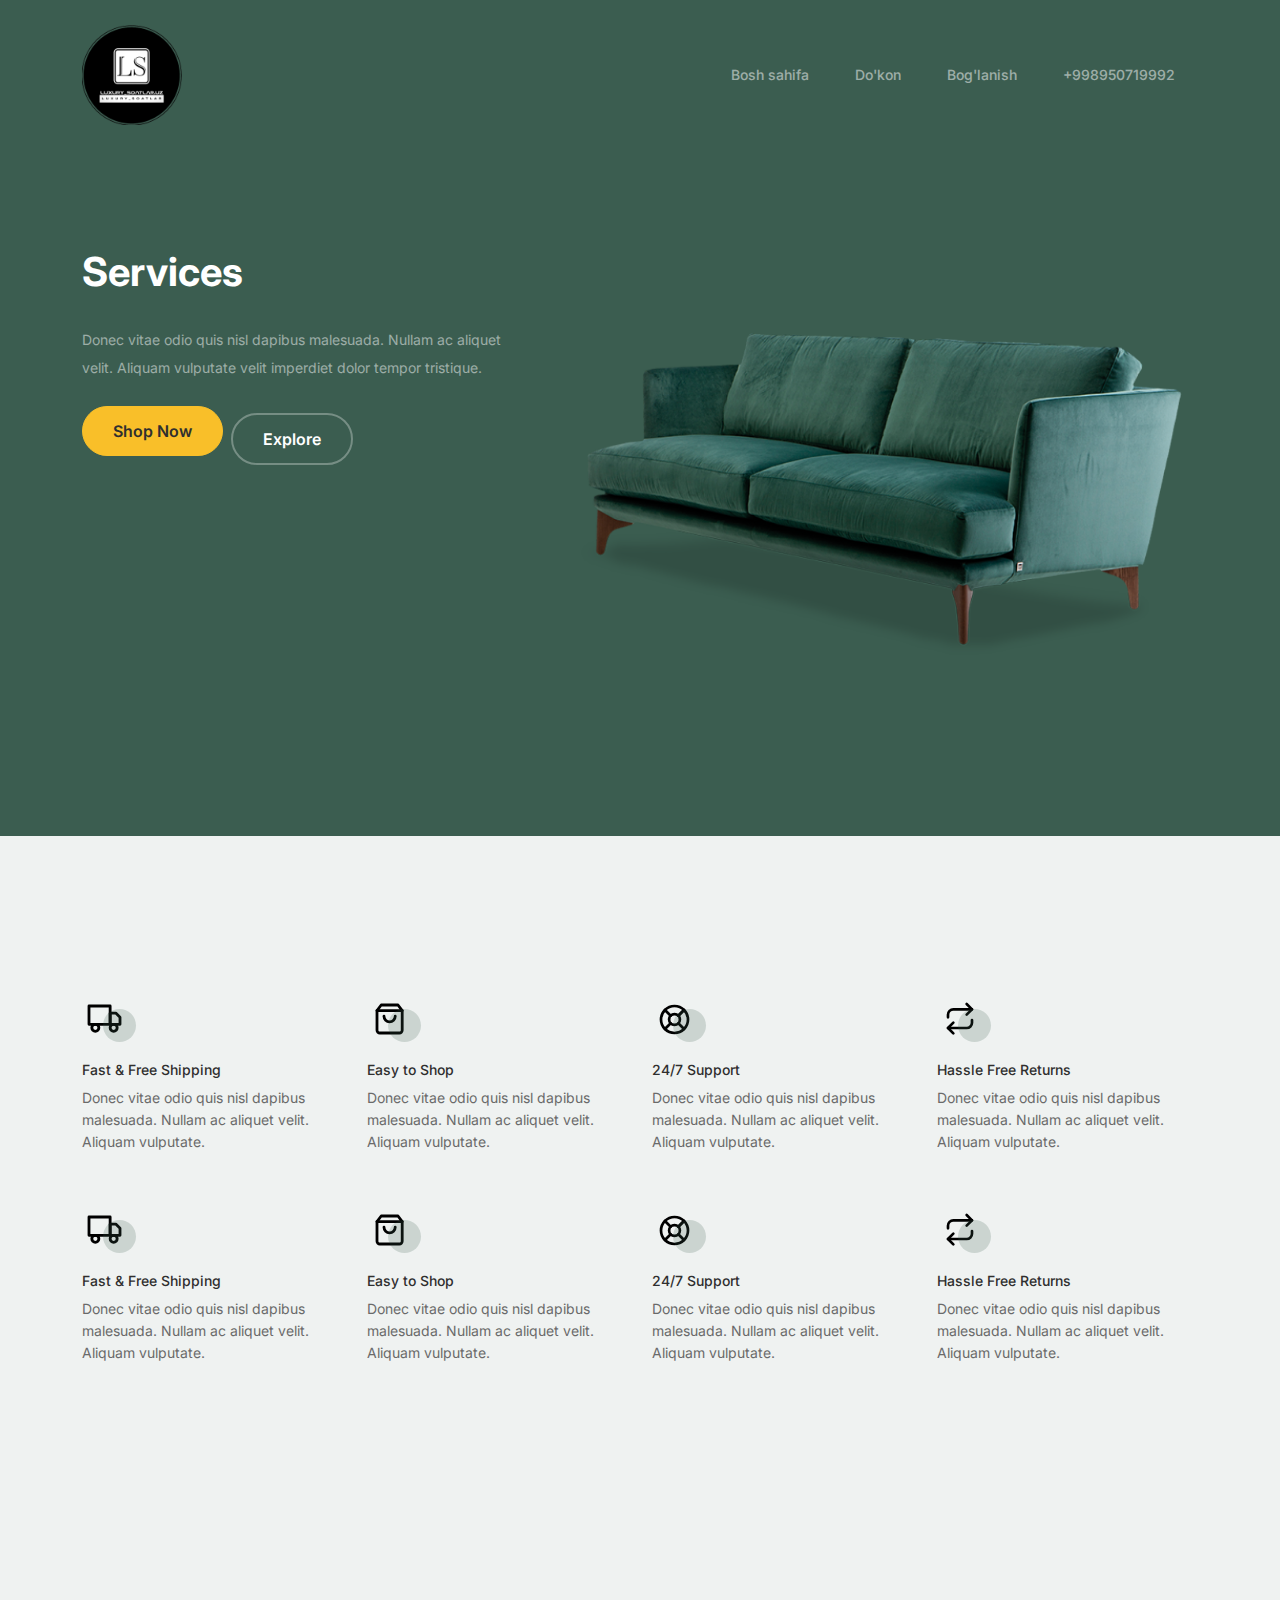
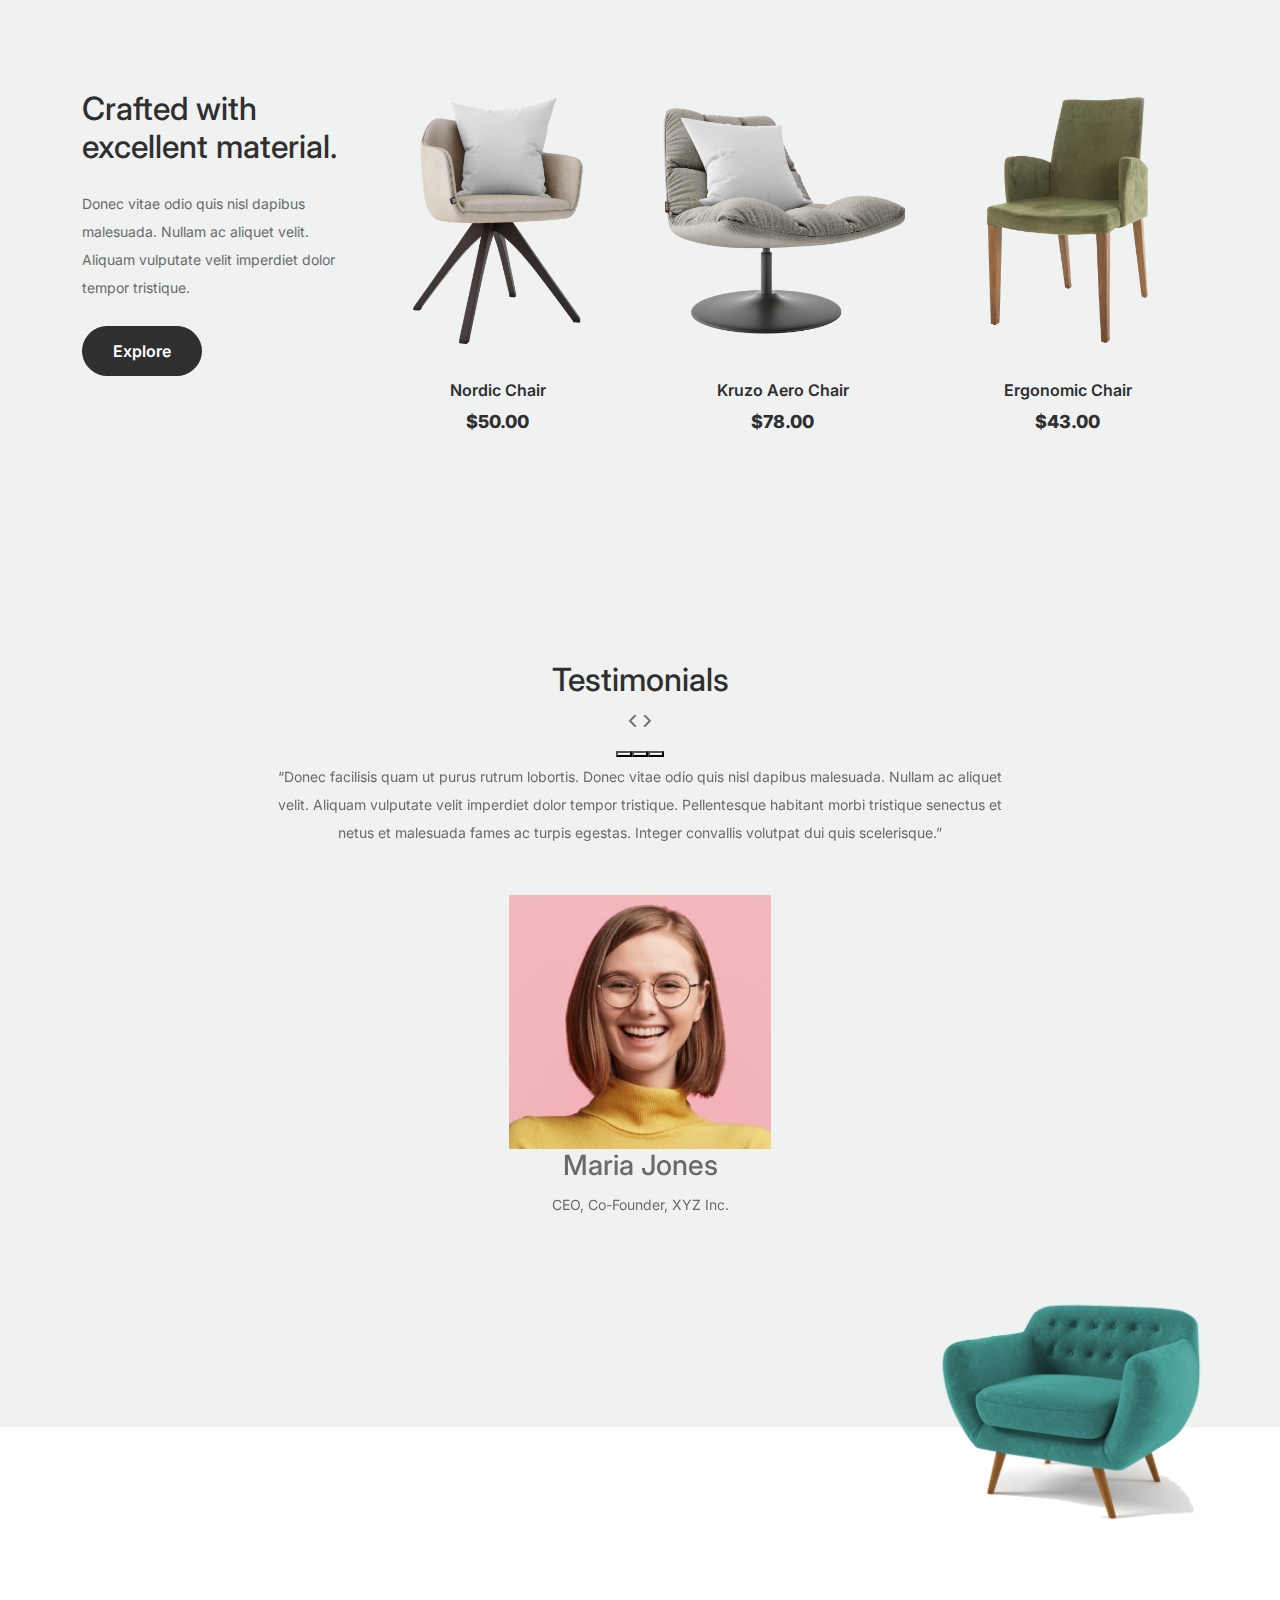
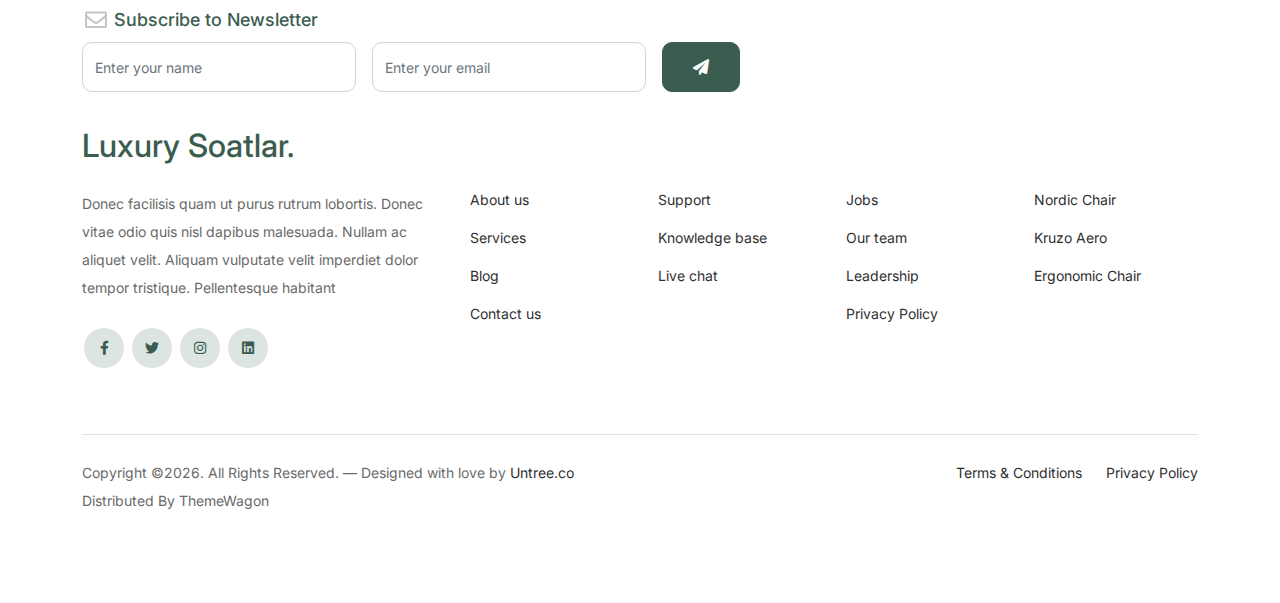
<file: services.html>
<!doctype html>
<html lang="en">
<head>
  <meta charset="utf-8">
  <meta name="viewport" content="width=device-width, initial-scale=1, shrink-to-fit=no">
  <meta name="author" content="Untree.co">
	<link rel="shortcut icon" href="brandTitle.png">

  <meta name="description" content="" />
  <meta name="keywords" content="bootstrap, bootstrap4" />

		<!-- Bootstrap CSS -->
		<link href="css/bootstrap.min.css" rel="stylesheet">
		<link href="https://cdnjs.cloudflare.com/ajax/libs/font-awesome/6.0.0-beta3/css/all.min.css" rel="stylesheet">
		<link href="css/tiny-slider.css" rel="stylesheet">
		<link href="css/style.css" rel="stylesheet">
		<link rel="stylesheet" href="scss/style.css">
		<title>Luxury Soatlar</title>
	</head>

	<body>

		<!-- Start Header/Navigation -->
		<nav class="custom-navbar navbar navbar navbar-expand-md navbar-dark bg-dark" arial-label="Furni navigation bar">

			<div class="container">
				<a class="navbar-brand" href="index.html"><img src="images/navBrand.png" alt="Brand" width="100" height="auto" ></a>

				<button class="navbar-toggler" type="button" data-bs-toggle="collapse" data-bs-target="#navbarsFurni" aria-controls="navbarsFurni" aria-expanded="false" aria-label="Toggle navigation">
					<span class="navbar-toggler-icon"></span>
				</button>

				<div class="collapse navbar-collapse" id="navbarsFurni">
					<ul class="custom-navbar-nav navbar-nav ms-auto mb-2 mb-md-0">
						<li class="nav-item">
							<a class="nav-link" href="index.html">Bosh sahifa</a>
						</li>
						<li><a class="nav-link" href="shop.html">Do'kon</a></li>
						<li><a class="nav-link" href="contact.html">Bog'lanish</a></li>
						<li><a class="nav-link" href="tel:+998950719992">+998950719992</a></li>
					</ul>
				</div>
			</div>
				
		</nav>
		<!-- End Header/Navigation -->

		<!-- Start Hero Section -->
			<div class="hero">
				<div class="container">
					<div class="row justify-content-between">
						<div class="col-lg-5">
							<div class="intro-excerpt">
								<h1>Services</h1>
								<p class="mb-4">Donec vitae odio quis nisl dapibus malesuada. Nullam ac aliquet velit. Aliquam vulputate velit imperdiet dolor tempor tristique.</p>
								<p><a href="" class="btn btn-secondary me-2">Shop Now</a><a href="#" class="btn btn-white-outline">Explore</a></p>
							</div>
						</div>
						<div class="col-lg-7">
							<div class="hero-img-wrap">
								<img src="images/couch.png" class="img-fluid">
							</div>
						</div>
					</div>
				</div>
			</div>
		<!-- End Hero Section -->

		

		<!-- Start Why Choose Us Section -->
		<div class="why-choose-section">
			<div class="container">
				
				
				<div class="row my-5">
					<div class="col-6 col-md-6 col-lg-3 mb-4">
						<div class="feature">
							<div class="icon">
								<img src="images/truck.svg" alt="Image" class="imf-fluid">
							</div>
							<h3>Fast &amp; Free Shipping</h3>
							<p>Donec vitae odio quis nisl dapibus malesuada. Nullam ac aliquet velit. Aliquam vulputate.</p>
						</div>
					</div>

					<div class="col-6 col-md-6 col-lg-3 mb-4">
						<div class="feature">
							<div class="icon">
								<img src="images/bag.svg" alt="Image" class="imf-fluid">
							</div>
							<h3>Easy to Shop</h3>
							<p>Donec vitae odio quis nisl dapibus malesuada. Nullam ac aliquet velit. Aliquam vulputate.</p>
						</div>
					</div>

					<div class="col-6 col-md-6 col-lg-3 mb-4">
						<div class="feature">
							<div class="icon">
								<img src="images/support.svg" alt="Image" class="imf-fluid">
							</div>
							<h3>24/7 Support</h3>
							<p>Donec vitae odio quis nisl dapibus malesuada. Nullam ac aliquet velit. Aliquam vulputate.</p>
						</div>
					</div>

					<div class="col-6 col-md-6 col-lg-3 mb-4">
						<div class="feature">
							<div class="icon">
								<img src="images/return.svg" alt="Image" class="imf-fluid">
							</div>
							<h3>Hassle Free Returns</h3>
							<p>Donec vitae odio quis nisl dapibus malesuada. Nullam ac aliquet velit. Aliquam vulputate.</p>
						</div>
					</div>

					<div class="col-6 col-md-6 col-lg-3 mb-4">
						<div class="feature">
							<div class="icon">
								<img src="images/truck.svg" alt="Image" class="imf-fluid">
							</div>
							<h3>Fast &amp; Free Shipping</h3>
							<p>Donec vitae odio quis nisl dapibus malesuada. Nullam ac aliquet velit. Aliquam vulputate.</p>
						</div>
					</div>

					<div class="col-6 col-md-6 col-lg-3 mb-4">
						<div class="feature">
							<div class="icon">
								<img src="images/bag.svg" alt="Image" class="imf-fluid">
							</div>
							<h3>Easy to Shop</h3>
							<p>Donec vitae odio quis nisl dapibus malesuada. Nullam ac aliquet velit. Aliquam vulputate.</p>
						</div>
					</div>

					<div class="col-6 col-md-6 col-lg-3 mb-4">
						<div class="feature">
							<div class="icon">
								<img src="images/support.svg" alt="Image" class="imf-fluid">
							</div>
							<h3>24/7 Support</h3>
							<p>Donec vitae odio quis nisl dapibus malesuada. Nullam ac aliquet velit. Aliquam vulputate.</p>
						</div>
					</div>

					<div class="col-6 col-md-6 col-lg-3 mb-4">
						<div class="feature">
							<div class="icon">
								<img src="images/return.svg" alt="Image" class="imf-fluid">
							</div>
							<h3>Hassle Free Returns</h3>
							<p>Donec vitae odio quis nisl dapibus malesuada. Nullam ac aliquet velit. Aliquam vulputate.</p>
						</div>
					</div>

				</div>
			
			</div>
		</div>
		<!-- End Why Choose Us Section -->

		<!-- Start Product Section -->
		<div class="product-section pt-0">
			<div class="container">
				<div class="row">

					<!-- Start Column 1 -->
					<div class="col-md-12 col-lg-3 mb-5 mb-lg-0">
						<h2 class="mb-4 section-title">Crafted with excellent material.</h2>
						<p class="mb-4">Donec vitae odio quis nisl dapibus malesuada. Nullam ac aliquet velit. Aliquam vulputate velit imperdiet dolor tempor tristique. </p>
						<p><a href="#" class="btn">Explore</a></p>
					</div> 
					<!-- End Column 1 -->

					<!-- Start Column 2 -->
					<div class="col-12 col-md-4 col-lg-3 mb-5 mb-md-0">
						<a class="product-item" href="#">
							<img src="images/product-1.png" class="img-fluid product-thumbnail">
							<h3 class="product-title">Nordic Chair</h3>
							<strong class="product-price">$50.00</strong>

							<span class="icon-cross">
								<img src="images/cross.svg" class="img-fluid">
							</span>
						</a>
					</div> 
					<!-- End Column 2 -->

					<!-- Start Column 3 -->
					<div class="col-12 col-md-4 col-lg-3 mb-5 mb-md-0">
						<a class="product-item" href="#">
							<img src="images/product-2.png" class="img-fluid product-thumbnail">
							<h3 class="product-title">Kruzo Aero Chair</h3>
							<strong class="product-price">$78.00</strong>

							<span class="icon-cross">
								<img src="images/cross.svg" class="img-fluid">
							</span>
						</a>
					</div>
					<!-- End Column 3 -->

					<!-- Start Column 4 -->
					<div class="col-12 col-md-4 col-lg-3 mb-5 mb-md-0">
						<a class="product-item" href="#">
							<img src="images/product-3.png" class="img-fluid product-thumbnail">
							<h3 class="product-title">Ergonomic Chair</h3>
							<strong class="product-price">$43.00</strong>

							<span class="icon-cross">
								<img src="images/cross.svg" class="img-fluid">
							</span>
						</a>
					</div>
					<!-- End Column 4 -->

				</div>
			</div>
		</div>
		<!-- End Product Section -->

		

		<!-- Start Testimonial Slider -->
		<div class="testimonial-section before-footer-section">
			<div class="container">
				<div class="row">
					<div class="col-lg-7 mx-auto text-center">
						<h2 class="section-title">Testimonials</h2>
					</div>
				</div>

				<div class="row justify-content-center">
					<div class="col-lg-12">
						<div class="testimonial-slider-wrap text-center">

							<div id="testimonial-nav">
								<span class="prev" data-controls="prev"><span class="fa fa-chevron-left"></span></span>
								<span class="next" data-controls="next"><span class="fa fa-chevron-right"></span></span>
							</div>

							<div class="testimonial-slider">
								
								<div class="item">
									<div class="row justify-content-center">
										<div class="col-lg-8 mx-auto">

											<div class="testimonial-block text-center">
												<blockquote class="mb-5">
													<p>&ldquo;Donec facilisis quam ut purus rutrum lobortis. Donec vitae odio quis nisl dapibus malesuada. Nullam ac aliquet velit. Aliquam vulputate velit imperdiet dolor tempor tristique. Pellentesque habitant morbi tristique senectus et netus et malesuada fames ac turpis egestas. Integer convallis volutpat dui quis scelerisque.&rdquo;</p>
												</blockquote>

												<div class="author-info">
													<div class="author-pic">
														<img src="images/person-1.png" alt="Maria Jones" class="img-fluid">
													</div>
													<h3 class="font-weight-bold">Maria Jones</h3>
													<span class="position d-block mb-3">CEO, Co-Founder, XYZ Inc.</span>
												</div>
											</div>

										</div>
									</div>
								</div> 
								<!-- END item -->

								<div class="item">
									<div class="row justify-content-center">
										<div class="col-lg-8 mx-auto">

											<div class="testimonial-block text-center">
												<blockquote class="mb-5">
													<p>&ldquo;Donec facilisis quam ut purus rutrum lobortis. Donec vitae odio quis nisl dapibus malesuada. Nullam ac aliquet velit. Aliquam vulputate velit imperdiet dolor tempor tristique. Pellentesque habitant morbi tristique senectus et netus et malesuada fames ac turpis egestas. Integer convallis volutpat dui quis scelerisque.&rdquo;</p>
												</blockquote>

												<div class="author-info">
													<div class="author-pic">
														<img src="images/person-1.png" alt="Maria Jones" class="img-fluid">
													</div>
													<h3 class="font-weight-bold">Maria Jones</h3>
													<span class="position d-block mb-3">CEO, Co-Founder, XYZ Inc.</span>
												</div>
											</div>

										</div>
									</div>
								</div> 
								<!-- END item -->

								<div class="item">
									<div class="row justify-content-center">
										<div class="col-lg-8 mx-auto">

											<div class="testimonial-block text-center">
												<blockquote class="mb-5">
													<p>&ldquo;Donec facilisis quam ut purus rutrum lobortis. Donec vitae odio quis nisl dapibus malesuada. Nullam ac aliquet velit. Aliquam vulputate velit imperdiet dolor tempor tristique. Pellentesque habitant morbi tristique senectus et netus et malesuada fames ac turpis egestas. Integer convallis volutpat dui quis scelerisque.&rdquo;</p>
												</blockquote>

												<div class="author-info">
													<div class="author-pic">
														<img src="images/person-1.png" alt="Maria Jones" class="img-fluid">
													</div>
													<h3 class="font-weight-bold">Maria Jones</h3>
													<span class="position d-block mb-3">CEO, Co-Founder, XYZ Inc.</span>
												</div>
											</div>

										</div>
									</div>
								</div> 
								<!-- END item -->

							</div>

						</div>
					</div>
				</div>
			</div>
		</div>
		<!-- End Testimonial Slider -->

		

		<!-- Start Footer Section -->
		<footer class="footer-section">
			<div class="container relative">

				<div class="sofa-img">
					<img src="images/sofa.png" alt="Image" class="img-fluid">
				</div>

				<div class="row">
					<div class="col-lg-8">
						<div class="subscription-form">
							<h3 class="d-flex align-items-center"><span class="me-1"><img src="images/envelope-outline.svg" alt="Image" class="img-fluid"></span><span>Subscribe to Newsletter</span></h3>

							<form action="#" class="row g-3">
								<div class="col-auto">
									<input type="text" class="form-control" placeholder="Enter your name">
								</div>
								<div class="col-auto">
									<input type="email" class="form-control" placeholder="Enter your email">
								</div>
								<div class="col-auto">
									<button class="btn btn-primary">
										<span class="fa fa-paper-plane"></span>
									</button>
								</div>
							</form>

						</div>
					</div>
				</div>

				<div class="row g-5 mb-5">
					<div class="col-lg-4">
						<div class="mb-4 footer-logo-wrap"><a href="#" class="footer-logo">Luxury Soatlar<span>.</span></a></div>
						<p class="mb-4 footerText">Donec facilisis quam ut purus rutrum lobortis. Donec vitae odio quis nisl dapibus malesuada. Nullam ac aliquet velit. Aliquam vulputate velit imperdiet dolor tempor tristique. Pellentesque habitant</p>

						<ul class="list-unstyled custom-social">
							<li><a href="#"><span class="fa fa-brands fa-facebook-f"></span></a></li>
							<li><a href="#"><span class="fa fa-brands fa-twitter"></span></a></li>
							<li><a href="#"><span class="fa fa-brands fa-instagram"></span></a></li>
							<li><a href="#"><span class="fa fa-brands fa-linkedin"></span></a></li>
						</ul>
					</div>

					<div class="col-lg-8">
						<div class="row links-wrap">
							<div class="col-6 col-sm-6 col-md-3">
								<ul class="list-unstyled">
									<li><a href="#">About us</a></li>
									<li><a href="#">Services</a></li>
									<li><a href="#">Blog</a></li>
									<li><a href="#">Contact us</a></li>
								</ul>
							</div>

							<div class="col-6 col-sm-6 col-md-3">
								<ul class="list-unstyled">
									<li><a href="#">Support</a></li>
									<li><a href="#">Knowledge base</a></li>
									<li><a href="#">Live chat</a></li>
								</ul>
							</div>

							<div class="col-6 col-sm-6 col-md-3">
								<ul class="list-unstyled">
									<li><a href="#">Jobs</a></li>
									<li><a href="#">Our team</a></li>
									<li><a href="#">Leadership</a></li>
									<li><a href="#">Privacy Policy</a></li>
								</ul>
							</div>

							<div class="col-6 col-sm-6 col-md-3">
								<ul class="list-unstyled">
									<li><a href="#">Nordic Chair</a></li>
									<li><a href="#">Kruzo Aero</a></li>
									<li><a href="#">Ergonomic Chair</a></li>
								</ul>
							</div>
						</div>
					</div>

				</div>

				<div class="border-top copyright">
					<div class="row pt-4">
						<div class="col-lg-6">
							<p class="mb-2 text-center text-lg-start">Copyright &copy;<script>document.write(new Date().getFullYear());</script>. All Rights Reserved. &mdash; Designed with love by <a href="https://untree.co">Untree.co</a> Distributed By <a hreff="https://themewagon.com">ThemeWagon</a> <!-- License information: https://untree.co/license/ -->
            </p>
						</div>

						<div class="col-lg-6 text-center text-lg-end">
							<ul class="list-unstyled d-inline-flex ms-auto">
								<li class="me-4"><a href="#">Terms &amp; Conditions</a></li>
								<li><a href="#">Privacy Policy</a></li>
							</ul>
						</div>

					</div>
				</div>

			</div>
		</footer>
		<!-- End Footer Section -->	


		<script src="js/bootstrap.bundle.min.js"></script>
		<script src="js/tiny-slider.js"></script>
		<script src="js/custom.js"></script>
	</body>

</html>
</file>
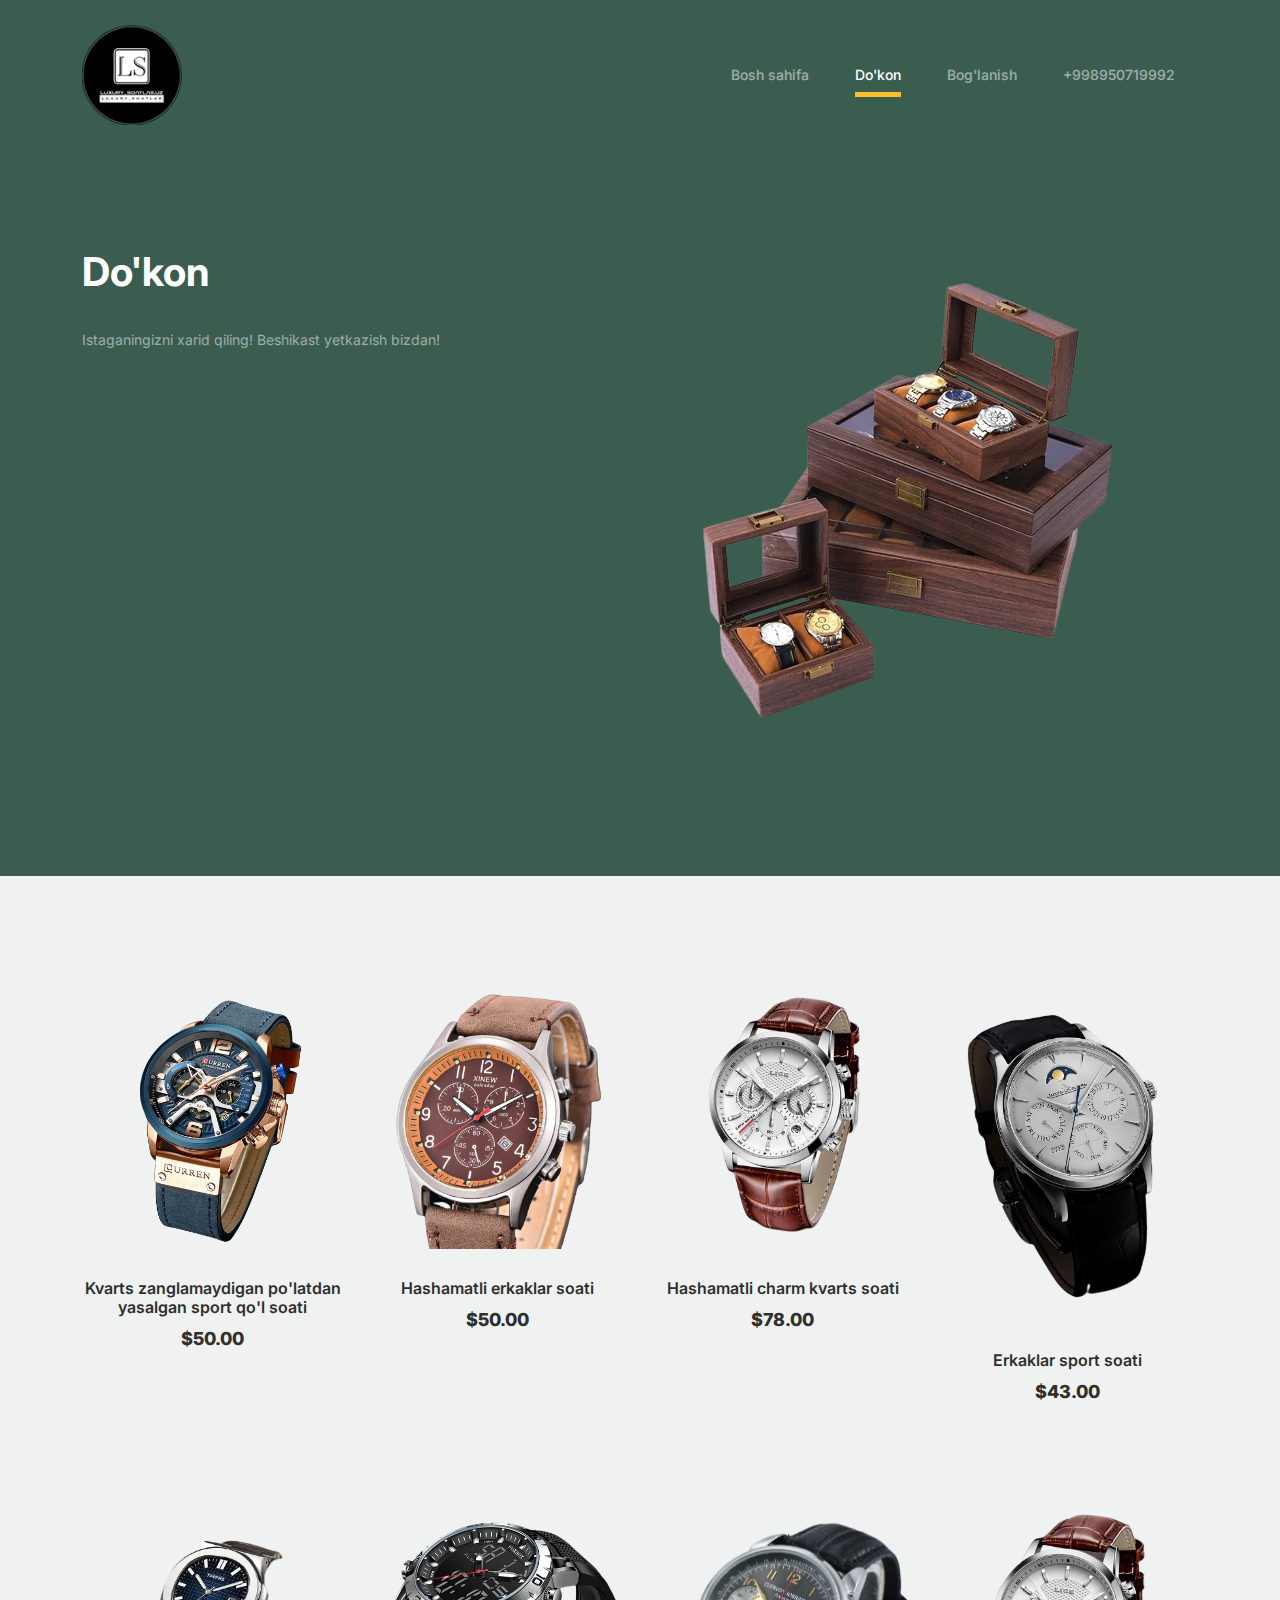
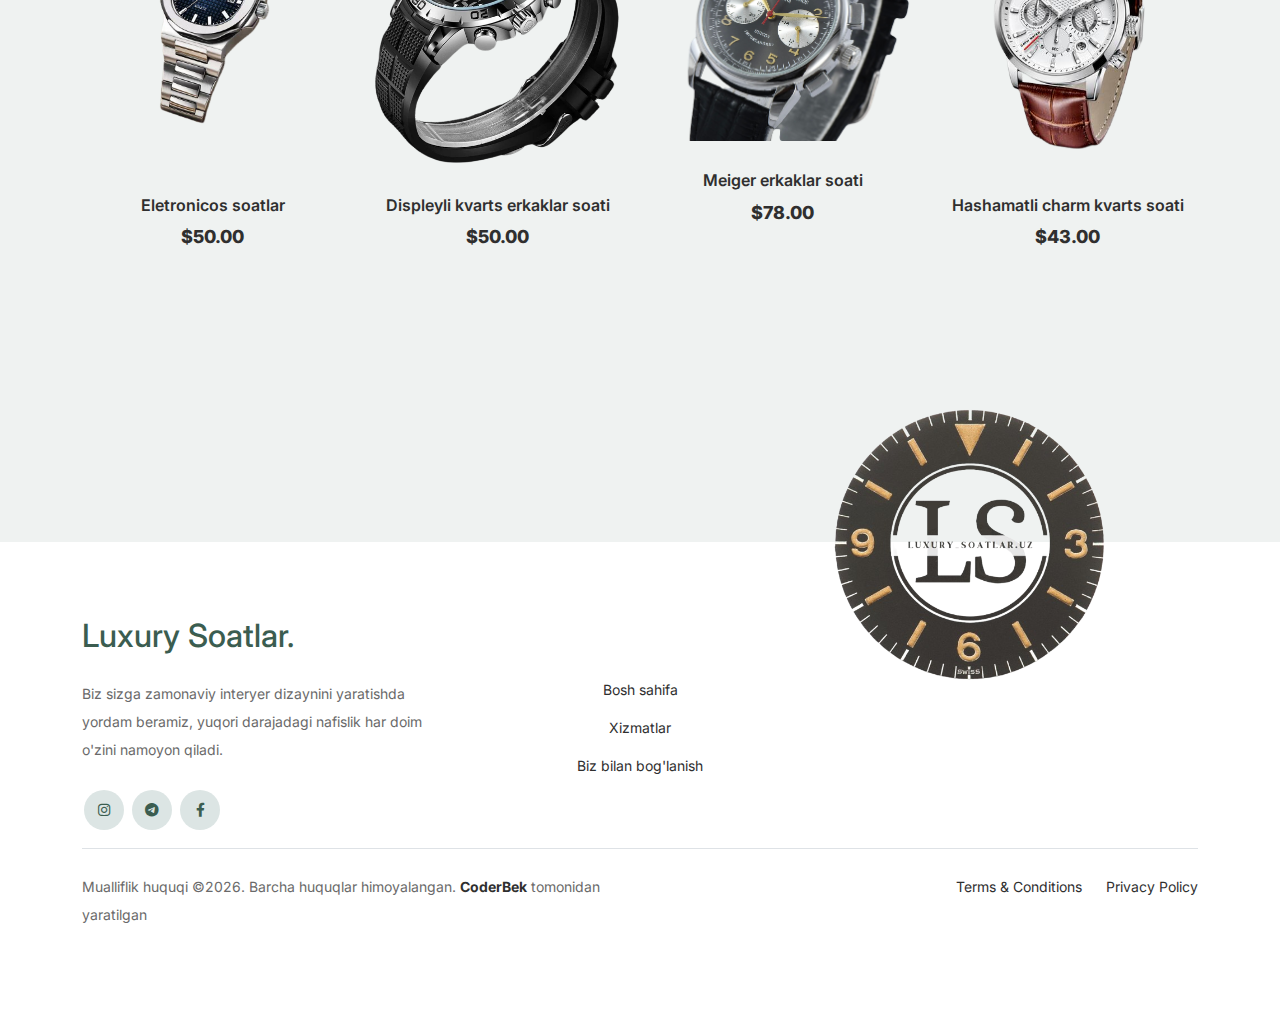
<file: shop.html>
<!doctype html>
<html lang="en">
<head>
  <meta charset="utf-8">
  <meta name="viewport" content="width=device-width, initial-scale=1, shrink-to-fit=no">
  <meta name="author" content="Untree.co">
	<link rel="shortcut icon" href="brandTitle.png">

  <meta name="description" content="" />
  <meta name="keywords" content="bootstrap, bootstrap4" />

		<!-- Bootstrap CSS -->
		<link href="css/bootstrap.min.css" rel="stylesheet">
		<link href="https://cdnjs.cloudflare.com/ajax/libs/font-awesome/6.0.0-beta3/css/all.min.css" rel="stylesheet">
		<link href="css/tiny-slider.css" rel="stylesheet">
		<!-- <link href="css/style.css" rel="stylesheet"> -->
		<link rel="stylesheet" href="scss/style.css">
		<title>Luxury Soatlar</title>
	</head>

	<body>

		<!-- Start Header/Navigation -->
		<nav class="custom-navbar navbar navbar navbar-expand-md navbar-dark bg-dark" arial-label="Furni navigation bar">

			<div class="container">
				<a class="navbar-brand" href="index.html"><img src="images/navBrand.png" alt="Brand" width="100" height="auto" ></a>

				<button class="navbar-toggler" type="button" data-bs-toggle="collapse" data-bs-target="#navbarsFurni" aria-controls="navbarsFurni" aria-expanded="false" aria-label="Toggle navigation">
					<span class="navbar-toggler-icon"></span>
				</button>

				<div class="collapse navbar-collapse" id="navbarsFurni">
					<ul class="custom-navbar-nav navbar-nav ms-auto mb-2 mb-md-0">
						<li class="nav-item ">
							<a class="nav-link" href="index.html">Bosh sahifa</a>
						</li>
						<li class="active"><a class="nav-link" href="shop.html">Do'kon</a></li>
						<li><a class="nav-link" href="contact.html">Bog'lanish</a></li>
						<li><a class="nav-link" href="tel:+998950719992">+998950719992</a></li>
					</ul>
				</div>
			</div>
				
		</nav>
		<!-- End Header/Navigation -->

		<!-- Start Hero Section -->
			<div class="hero">
				<div class="container">
					<div class="row justify-content-between">
						<div class="col-md-6 col-12">
							<div class="intro-excerpt">
								<h1>Do'kon</h1>
								<p>Istaganingizni xarid qiling! Beshikast yetkazish bizdan!</p>
							</div>
						</div>
						<div class="col-md-6 col-12 heroImg">
							<img src="images/shopImg.png" alt="...">
						</div>
					</div>
				</div>
			</div>
		<!-- End Hero Section -->

		<div class="untree_co-section product-section before-footer-section">
		  <div class="container">
		    <div class="row">
		    <!-- Start Column 1 -->
					<div class="col-12 col-md-4 col-lg-3 mb-5">
						<a class="product-item" href="#">
							<img src="images/curren.png" class="img-fluid product-thumbnail">
							<h3 class="product-title">Kvarts zanglamaydigan po'latdan yasalgan sport qo'l soati</h3>
							<strong class="product-price">$50.00</strong>

							<span class="icon-cross">
								<img src="images/cross.svg" class="img-fluid">
							</span>
						</a>
					</div> 
					<!-- End Column 1 -->
						
					<!-- Start Column 2 -->
					<div class="col-12 col-md-4 col-lg-3 mb-5">
						<a class="product-item" href="#">
							<img src="images/5-removebg-preview.png" class="img-fluid product-thumbnail">
							<h3 class="product-title">Hashamatli erkaklar soati</h3>
							<strong class="product-price">$50.00</strong>

							<span class="icon-cross">
								<img src="images/cross.svg" class="img-fluid">
							</span>
						</a>
					</div> 
					<!-- End Column 2 -->

					<!-- Start Column 3 -->
					<div class="col-12 col-md-4 col-lg-3 mb-5">
						<a class="product-item" href="#">
							<img src="images/2-removebg-preview.png" class="img-fluid product-thumbnail">
							<h3 class="product-title">Hashamatli charm kvarts soati</h3>
							<strong class="product-price">$78.00</strong>

							<span class="icon-cross">
								<img src="images/cross.svg" class="img-fluid">
							</span>
						</a>
					</div>
					<!-- End Column 3 -->

					<!-- Start Column 4 -->
					<div class="col-12 col-md-4 col-lg-3 mb-5">
						<a class="product-item" href="#">
							<img src="images/classik.png" class="img-fluid product-thumbnail">
							<h3 class="product-title">Erkaklar sport soati</h3>
							<strong class="product-price">$43.00</strong>

							<span class="icon-cross">
								<img src="images/cross.svg" class="img-fluid">
							</span>
						</a>
					</div>
					<!-- End Column 4 -->


					<!-- Start Column 1 -->
					<div class="col-12 col-md-4 col-lg-3 mb-5">
						<a class="product-item" href="#">
							<img src="images/4-removebg-preview.png" class="img-fluid product-thumbnail">
							<h3 class="product-title">Eletronicos soatlar</h3>
							<strong class="product-price">$50.00</strong>

							<span class="icon-cross">
								<img src="images/cross.svg" class="img-fluid">
							</span>
						</a>
					</div> 
					<!-- End Column 1 -->
						
					<!-- Start Column 2 -->
					<div class="col-12 col-md-4 col-lg-3 mb-5">
						<a class="product-item" href="#">
							<img src="images/7-removebg-preview.png" class="img-fluid product-thumbnail">
							<h3 class="product-title">Displeyli kvarts erkaklar soati</h3>
							<strong class="product-price">$50.00</strong>

							<span class="icon-cross">
								<img src="images/cross.svg" class="img-fluid">
							</span>
						</a>
					</div> 
					<!-- End Column 2 -->

					<!-- Start Column 3 -->
					<div class="col-12 col-md-4 col-lg-3 mb-5">
						<a class="product-item" href="#">
							<img src="images/8-removebg-preview.png" class="img-fluid product-thumbnail">
							<h3 class="product-title">Meiger erkaklar soati</h3>
							<strong class="product-price">$78.00</strong>

							<span class="icon-cross">
								<img src="images/cross.svg" class="img-fluid">
							</span>
						</a>
					</div>
					<!-- End Column 3 -->

					<!-- Start Column 4 -->
					<div class="col-12 col-md-4 col-lg-3 mb-5">
						<a class="product-item" href="#">
							<img src="images/2-removebg-preview.png" class="img-fluid product-thumbnail">
							<h3 class="product-title">Hashamatli charm kvarts soati</h3>
							<strong class="product-price">$43.00</strong>

							<span class="icon-cross">
								<img src="images/cross.svg" class="img-fluid">
							</span>
						</a>
					</div>
					<!-- End Column 4 -->
		      </div>
		    </div>
		</div>


		<!-- Start Footer Section -->
		<footer class="footer-section">
			<div class="container relative">
				<div class="row footerContent">
					<div class="col-md-4 col-12">
						<div class="footerInfo">
							<div class="mb-4 footer-logo-wrap"><a href="#" class="footer-logo">Luxury Soatlar<span>.</span></a></div>
							<div class="sofa-img col-md-4 col-12">
								<img src="images/brandddd2.png" alt="Image" class="img-fluid footerBrand">

							</div>
							<p class="mb-4 footerText">Biz sizga zamonaviy interyer dizaynini yaratishda yordam beramiz, yuqori darajadagi nafislik har doim o'zini namoyon qiladi.</p>
						</div>

						<ul class="list-unstyled custom-social">
							<li><a href="https://www.instagram.com/luxury_soatlar.uz/?utm_source=ig_web_button_share_sheet&igshid=OGQ5ZDc2ODk2ZA=="><span class="fa fa-brands fa-instagram"></span></a></li>
							<li><a href="https://t.me/maxmadjanov9992"><span class="fa fa-brands fa-telegram"></span></a></li>
							<li><a href="#"><span class="fa fa-brands fa-facebook-f"></span></a></li>
						</ul>
					</div>

					<div class="links-wrap text-center col-md-4 col-12">
						<div class="">
							<ul class="list-unstyled">
								<li><a href="index.html">Bosh sahifa</a></li>
								<li><a href="services.html">Xizmatlar</a></li>
								<li><a href="contact.html">Biz bilan bog'lanish</a></li>
							</ul>
						</div>
					</div>
				</div>

				<div class="border-top copyright">
					<div class="row pt-4">
						<div class="col-lg-6">
							<p class="mb-2 text-center text-lg-start">Mualliflik huquqi &copy;<script>document.write(new Date().getFullYear());</script>. Barcha huquqlar himoyalangan. <a href="https://github.com/coderbekhub"><b>CoderBek</b></a><span> tomonidan yaratilgan</span>
            </p>
						</div>

						<div class="col-lg-6 text-center text-lg-end">
							<ul class="list-unstyled d-inline-flex ms-auto">
								<li class="me-4"><a href="#">Terms &amp; Conditions</a></li>
								<li><a href="#">Privacy Policy</a></li>
							</ul>
						</div>
					</div>
				</div>
			</div>
		</footer>
		<!-- End Footer Section -->	


		<script src="js/bootstrap.bundle.min.js"></script>
		<script src="js/tiny-slider.js"></script>
		<script src="js/custom.js"></script>
	</body>

</html>
</file>
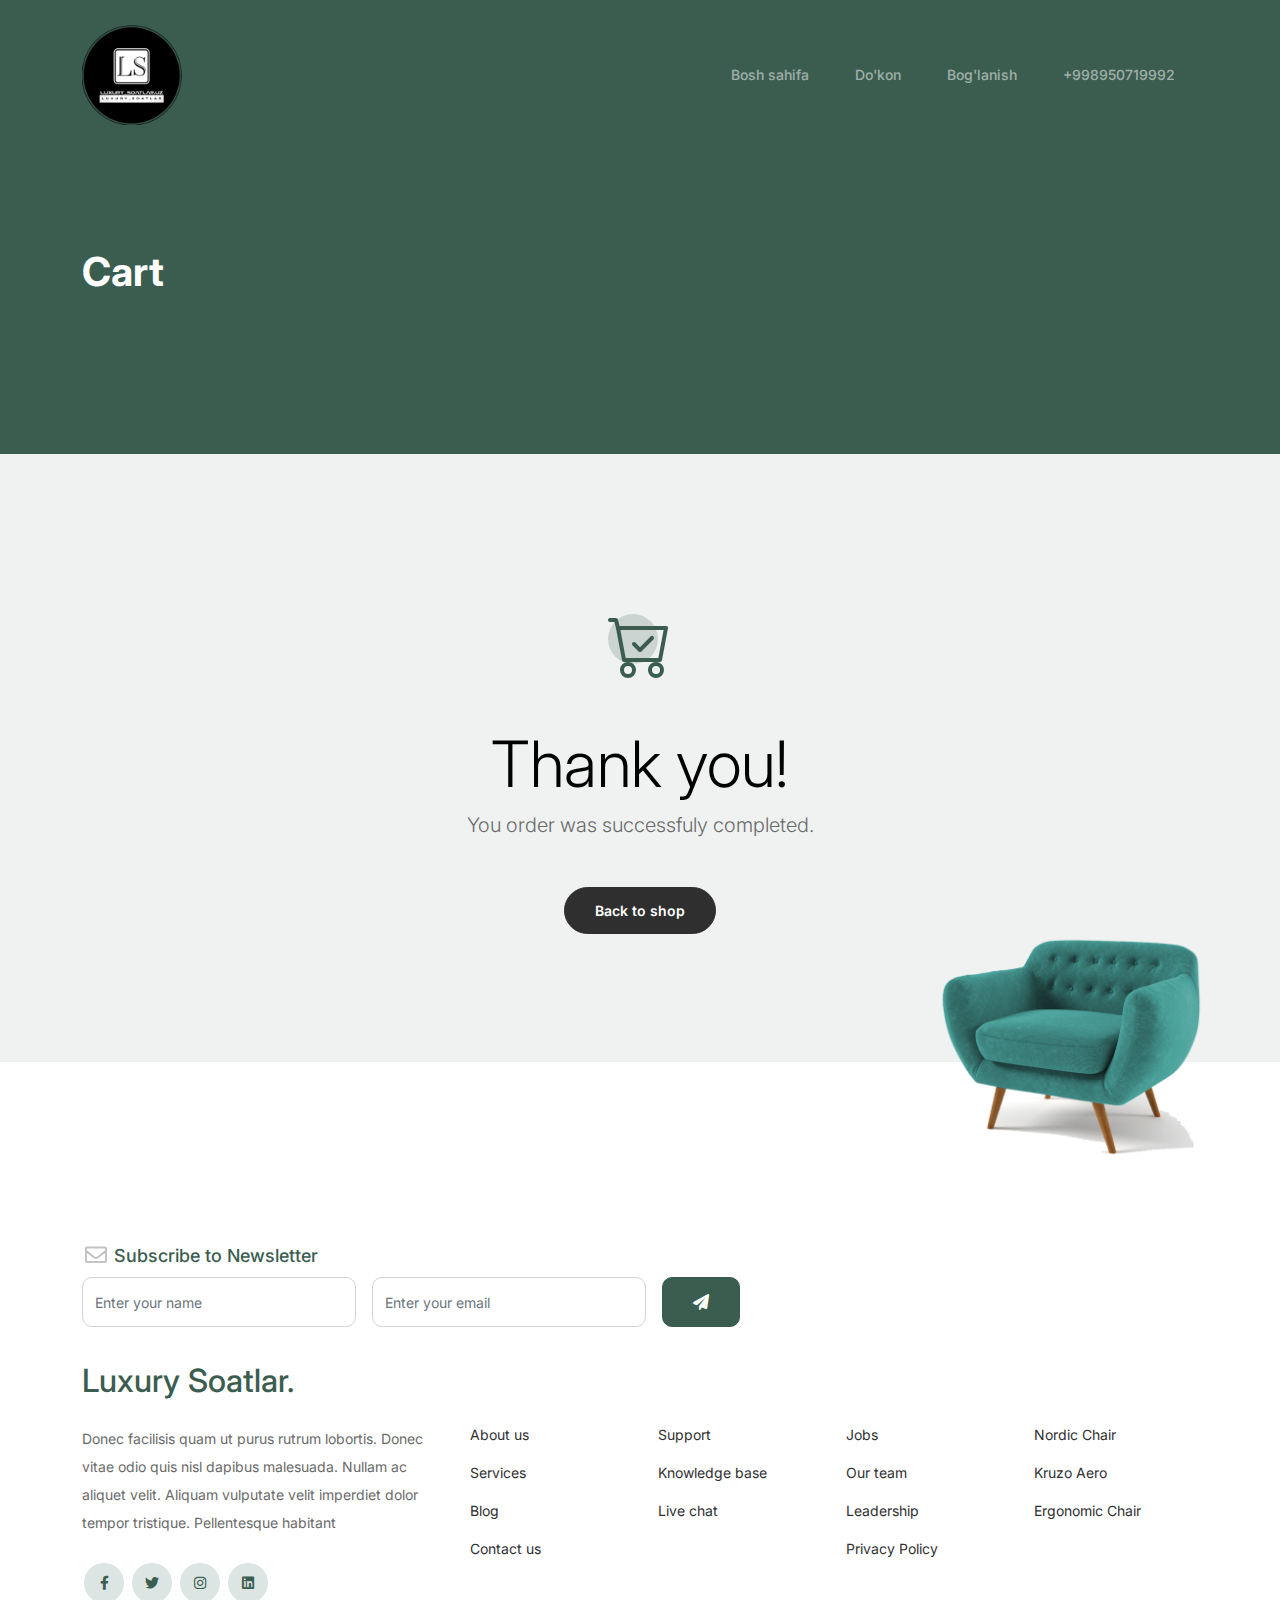
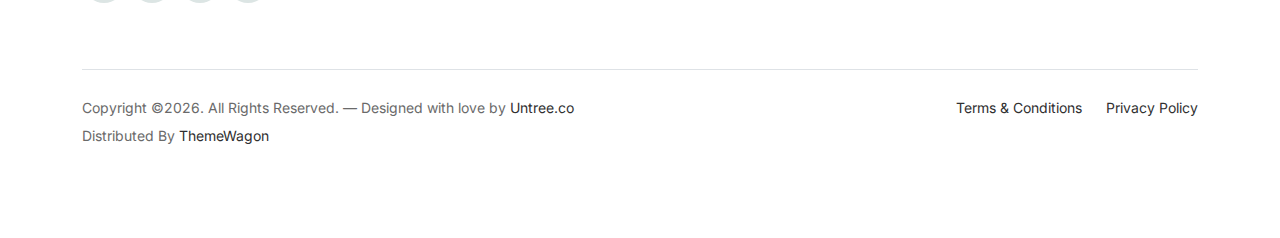
<file: thankyou.html>
<!doctype html>
<html lang="uz">
<head>
  <meta charset="utf-8">
  <meta name="viewport" content="width=device-width, initial-scale=1, shrink-to-fit=no">
  <meta name="author" content="Untree.co">
	<link rel="shortcut icon" href="brandTitle.png">

  <meta name="description" content="" />
  <meta name="keywords" content="bootstrap, bootstrap4" />

		<!-- Bootstrap CSS -->
		<link href="css/bootstrap.min.css" rel="stylesheet">
		<link href="https://cdnjs.cloudflare.com/ajax/libs/font-awesome/6.0.0-beta3/css/all.min.css" rel="stylesheet">
		<link href="css/tiny-slider.css" rel="stylesheet">
		<link href="css/style.css" rel="stylesheet">
		<link rel="stylesheet" href="scss/style.css">
		<title>Luxury Soatlar</title>
	</head>

	<body>

		<!-- Start Header/Navigation -->
		<nav class="custom-navbar navbar navbar navbar-expand-md navbar-dark bg-dark" arial-label="Furni navigation bar">

			<div class="container">
				<a class="navbar-brand" href="index.html"><img src="images/navBrand.png" alt="Brand" width="100" height="auto" ></a>

				<button class="navbar-toggler" type="button" data-bs-toggle="collapse" data-bs-target="#navbarsFurni" aria-controls="navbarsFurni" aria-expanded="false" aria-label="Toggle navigation">
					<span class="navbar-toggler-icon"></span>
				</button>

				<div class="collapse navbar-collapse" id="navbarsFurni">
					<ul class="custom-navbar-nav navbar-nav ms-auto mb-2 mb-md-0">
						<li class="nav-item ">
							<a class="nav-link" href="index.html">Bosh sahifa</a>
						</li>
						<li><a class="nav-link" href="shop.html">Do'kon</a></li>
						<li><a class="nav-link" href="contact.html">Bog'lanish</a></li>
						<li><a class="nav-link" href="tel:+998950719992">+998950719992</a></li>
					</ul>
				</div>
			</div>
				
		</nav>
		<!-- End Header/Navigation -->

		<!-- Start Hero Section -->
			<div class="hero">
				<div class="container">
					<div class="row justify-content-between">
						<div class="col-lg-5">
							<div class="intro-excerpt">
								<h1>Cart</h1>
							</div>
						</div>
						<div class="col-lg-7">
							
						</div>
					</div>
				</div>
			</div>
		<!-- End Hero Section -->

		

		<div class="untree_co-section">
    <div class="container">
      <div class="row">
        <div class="col-md-12 text-center pt-5">
          <span class="display-3 thankyou-icon text-primary">
            <svg width="1em" height="1em" viewBox="0 0 16 16" class="bi bi-cart-check mb-5" fill="currentColor" xmlns="http://www.w3.org/2000/svg">
              <path fill-rule="evenodd" d="M11.354 5.646a.5.5 0 0 1 0 .708l-3 3a.5.5 0 0 1-.708 0l-1.5-1.5a.5.5 0 1 1 .708-.708L8 8.293l2.646-2.647a.5.5 0 0 1 .708 0z"/>
              <path fill-rule="evenodd" d="M0 1.5A.5.5 0 0 1 .5 1H2a.5.5 0 0 1 .485.379L2.89 3H14.5a.5.5 0 0 1 .491.592l-1.5 8A.5.5 0 0 1 13 12H4a.5.5 0 0 1-.491-.408L2.01 3.607 1.61 2H.5a.5.5 0 0 1-.5-.5zM3.102 4l1.313 7h8.17l1.313-7H3.102zM5 12a2 2 0 1 0 0 4 2 2 0 0 0 0-4zm7 0a2 2 0 1 0 0 4 2 2 0 0 0 0-4zm-7 1a1 1 0 1 0 0 2 1 1 0 0 0 0-2zm7 0a1 1 0 1 0 0 2 1 1 0 0 0 0-2z"/>
            </svg>
          </span>
          <h2 class="display-3 text-black">Thank you!</h2>
          <p class="lead mb-5">You order was successfuly completed.</p>
          <p><a href="shop.html" class="btn btn-sm btn-outline-black">Back to shop</a></p>
        </div>
      </div>
    </div>
  </div>

		<!-- Start Footer Section -->
		<footer class="footer-section">
			<div class="container relative">

				<div class="sofa-img">
					<img src="images/sofa.png" alt="Image" class="img-fluid">
				</div>

				<div class="row">
					<div class="col-lg-8">
						<div class="subscription-form">
							<h3 class="d-flex align-items-center"><span class="me-1"><img src="images/envelope-outline.svg" alt="Image" class="img-fluid"></span><span>Subscribe to Newsletter</span></h3>

							<form action="#" class="row g-3">
								<div class="col-auto">
									<input type="text" class="form-control" placeholder="Enter your name">
								</div>
								<div class="col-auto">
									<input type="email" class="form-control" placeholder="Enter your email">
								</div>
								<div class="col-auto">
									<button class="btn btn-primary">
										<span class="fa fa-paper-plane"></span>
									</button>
								</div>
							</form>

						</div>
					</div>
				</div>

				<div class="row g-5 mb-5">
					<div class="col-lg-4">
						<div class="mb-4 footer-logo-wrap"><a href="#" class="footer-logo">Luxury Soatlar<span>.</span></a></div>
						<p class="mb-4 footerText">Donec facilisis quam ut purus rutrum lobortis. Donec vitae odio quis nisl dapibus malesuada. Nullam ac aliquet velit. Aliquam vulputate velit imperdiet dolor tempor tristique. Pellentesque habitant</p>

						<ul class="list-unstyled custom-social">
							<li><a href="#"><span class="fa fa-brands fa-facebook-f"></span></a></li>
							<li><a href="#"><span class="fa fa-brands fa-twitter"></span></a></li>
							<li><a href="#"><span class="fa fa-brands fa-instagram"></span></a></li>
							<li><a href="#"><span class="fa fa-brands fa-linkedin"></span></a></li>
						</ul>
					</div>

					<div class="col-lg-8">
						<div class="row links-wrap">
							<div class="col-6 col-sm-6 col-md-3">
								<ul class="list-unstyled">
									<li><a href="#">About us</a></li>
									<li><a href="#">Services</a></li>
									<li><a href="#">Blog</a></li>
									<li><a href="#">Contact us</a></li>
								</ul>
							</div>

							<div class="col-6 col-sm-6 col-md-3">
								<ul class="list-unstyled">
									<li><a href="#">Support</a></li>
									<li><a href="#">Knowledge base</a></li>
									<li><a href="#">Live chat</a></li>
								</ul>
							</div>

							<div class="col-6 col-sm-6 col-md-3">
								<ul class="list-unstyled">
									<li><a href="#">Jobs</a></li>
									<li><a href="#">Our team</a></li>
									<li><a href="#">Leadership</a></li>
									<li><a href="#">Privacy Policy</a></li>
								</ul>
							</div>

							<div class="col-6 col-sm-6 col-md-3">
								<ul class="list-unstyled">
									<li><a href="#">Nordic Chair</a></li>
									<li><a href="#">Kruzo Aero</a></li>
									<li><a href="#">Ergonomic Chair</a></li>
								</ul>
							</div>
						</div>
					</div>

				</div>

				<div class="border-top copyright">
					<div class="row pt-4">
						<div class="col-lg-6">
							<p class="mb-2 text-center text-lg-start">Copyright &copy;<script>document.write(new Date().getFullYear());</script>. All Rights Reserved. &mdash; Designed with love by <a href="https://untree.co">Untree.co</a> Distributed By <a href="https://themewagon.com">ThemeWagon</a> <!-- License information: https://untree.co/license/ -->
            </p>
						</div>

						<div class="col-lg-6 text-center text-lg-end">
							<ul class="list-unstyled d-inline-flex ms-auto">
								<li class="me-4"><a href="#">Terms &amp; Conditions</a></li>
								<li><a href="#">Privacy Policy</a></li>
							</ul>
						</div>

					</div>
				</div>

			</div>
		</footer>
		<!-- End Footer Section -->	


		<script src="js/bootstrap.bundle.min.js"></script>
		<script src="js/tiny-slider.js"></script>
		<script src="js/custom.js"></script>
	</body>

</html>
</file>
<file: css/tiny-slider.css>
.tns-outer{padding:0 !important}.tns-outer [hidden]{display:none !important}.tns-outer [aria-controls],.tns-outer [data-action]{cursor:pointer}.tns-slider{-webkit-transition:all 0s;-moz-transition:all 0s;transition:all 0s}.tns-slider>.tns-item{-webkit-box-sizing:border-box;-moz-box-sizing:border-box;box-sizing:border-box}.tns-horizontal.tns-subpixel{white-space:nowrap}.tns-horizontal.tns-subpixel>.tns-item{display:inline-block;vertical-align:top;white-space:normal}.tns-horizontal.tns-no-subpixel:after{content:'';display:table;clear:both}.tns-horizontal.tns-no-subpixel>.tns-item{float:left}.tns-horizontal.tns-carousel.tns-no-subpixel>.tns-item{margin-right:-100%}.tns-no-calc{position:relative;left:0}.tns-gallery{position:relative;left:0;min-height:1px}.tns-gallery>.tns-item{position:absolute;left:-100%;-webkit-transition:transform 0s, opacity 0s;-moz-transition:transform 0s, opacity 0s;transition:transform 0s, opacity 0s}.tns-gallery>.tns-slide-active{position:relative;left:auto !important}.tns-gallery>.tns-moving{-webkit-transition:all 0.25s;-moz-transition:all 0.25s;transition:all 0.25s}.tns-autowidth{display:inline-block}.tns-lazy-img{-webkit-transition:opacity 0.6s;-moz-transition:opacity 0.6s;transition:opacity 0.6s;opacity:0.6}.tns-lazy-img.tns-complete{opacity:1}.tns-ah{-webkit-transition:height 0s;-moz-transition:height 0s;transition:height 0s}.tns-ovh{overflow:hidden}.tns-visually-hidden{position:absolute;left:-10000em}.tns-transparent{opacity:0;visibility:hidden}.tns-fadeIn{opacity:1;filter:alpha(opacity=100);z-index:0}.tns-normal,.tns-fadeOut{opacity:0;filter:alpha(opacity=0);z-index:-1}.tns-vpfix{white-space:nowrap}.tns-vpfix>div,.tns-vpfix>li{display:inline-block}.tns-t-subp2{margin:0 auto;width:310px;position:relative;height:10px;overflow:hidden}.tns-t-ct{width:2333.3333333%;width:-webkit-calc(100% * 70 / 3);width:-moz-calc(100% * 70 / 3);width:calc(100% * 70 / 3);position:absolute;right:0}.tns-t-ct:after{content:'';display:table;clear:both}.tns-t-ct>div{width:1.4285714%;width:-webkit-calc(100% / 70);width:-moz-calc(100% / 70);width:calc(100% / 70);height:10px;float:left}

/*# sourceMappingURL=sourcemaps/tiny-slider.css.map */
</file>
<file: css/style.css>
@import url("https://fonts.googleapis.com/css2?family=Inter:wght@400;500;600;700;800&display=swap");
body {
  overflow-x: hidden;
  position: relative; }

body {
  font-family: "Inter", sans-serif;
  font-weight: 400;
  line-height: 28px;
  color: #6a6a6a;
  font-size: 14px;
  background-color: #eff2f1; }

a {
  text-decoration: none;
  -webkit-transition: .3s all ease;
  -o-transition: .3s all ease;
  transition: .3s all ease;
  color: #2f2f2f;
  text-decoration: underline; }
  a:hover {
    color: #2f2f2f;
    text-decoration: none; }
  a.more {
    font-weight: 600; }

.custom-navbar {
  background: #3b5d50 !important;
  padding-top: 20px;
  padding-bottom: 20px; }
  .custom-navbar .navbar-brand {
    font-size: 32px;
    font-weight: 600; }
    .custom-navbar .navbar-brand > span {
      opacity: .4; }
  .custom-navbar .navbar-toggler {
    border-color: transparent; }
    .custom-navbar .navbar-toggler:active, .custom-navbar .navbar-toggler:focus {
      -webkit-box-shadow: none;
      box-shadow: none;
      outline: none; }
  @media (min-width: 992px) {
    .custom-navbar .custom-navbar-nav li {
      margin-left: 15px;
      margin-right: 15px; } }
  .custom-navbar .custom-navbar-nav li a {
    font-weight: 500;
    color: #ffffff !important;
    opacity: .5;
    -webkit-transition: .3s all ease;
    -o-transition: .3s all ease;
    transition: .3s all ease;
    position: relative; }
    @media (min-width: 768px) {
      .custom-navbar .custom-navbar-nav li a:before {
        content: "";
        position: absolute;
        bottom: 0;
        left: 8px;
        right: 8px;
        background: #f9bf29;
        height: 5px;
        opacity: 1;
        visibility: visible;
        width: 0;
        -webkit-transition: .15s all ease-out;
        -o-transition: .15s all ease-out;
        transition: .15s all ease-out; } }
    .custom-navbar .custom-navbar-nav li a:hover {
      opacity: 1; }
      .custom-navbar .custom-navbar-nav li a:hover:before {
        width: calc(100% - 16px); }
  .custom-navbar .custom-navbar-nav li.active a {
    opacity: 1; }
    .custom-navbar .custom-navbar-nav li.active a:before {
      width: calc(100% - 16px); }
  .custom-navbar .custom-navbar-cta {
    margin-left: 0 !important;
    -webkit-box-orient: horizontal;
    -webkit-box-direction: normal;
    -ms-flex-direction: row;
    flex-direction: row; }
    @media (min-width: 768px) {
      .custom-navbar .custom-navbar-cta {
        margin-left: 40px !important; } }
    .custom-navbar .custom-navbar-cta li {
      margin-left: 0px;
      margin-right: 0px; }
      .custom-navbar .custom-navbar-cta li:first-child {
        margin-right: 20px; }

.hero {
  background: #3b5d50;
  padding: calc(4rem - 30px) 0 0rem 0; }
  @media (min-width: 768px) {
    .hero {
      padding: calc(4rem - 30px) 0 4rem 0; } }
  @media (min-width: 992px) {
    .hero {
      padding: calc(8rem - 30px) 0 8rem 0; } }
  .hero .intro-excerpt {
    position: relative;
    z-index: 4; }
    @media (min-width: 992px) {
      .hero .intro-excerpt {
        max-width: 450px; } }
  .hero h1 {
    font-weight: 700;
    color: #ffffff;
    margin-bottom: 30px; }
    @media (min-width: 1400px) {
      .hero h1 {
        font-size: 54px; } }
  .hero p {
    color: rgba(255, 255, 255, 0.5);
   }

.btn {
  font-weight: 600;
  padding: 12px 30px;
  border-radius: 30px;
  color: #ffffff;
  background: #2f2f2f;
  border-color: #2f2f2f; }
  .btn:hover {
    color: #ffffff;
    background: #222222;
    border-color: #222222; }
  .btn:active, .btn:focus {
    outline: none !important;
    -webkit-box-shadow: none;
    box-shadow: none; }
  .btn.btn-primary {
    background: #3b5d50;
    border-color: #3b5d50; }
    .btn.btn-primary:hover {
      background: #314d43;
      border-color: #314d43; }
  .btn.btn-secondary {
    color: #2f2f2f;
    background: #f9bf29;
    border-color: #f9bf29; }
    .btn.btn-secondary:hover {
      background: #f8b810;
      border-color: #f8b810; }
  .btn.btn-white-outline {
    background: transparent;
    border-width: 2px;
    border-color: rgba(255, 255, 255, 0.3); }
    .btn.btn-white-outline:hover {
      border-color: white;
      color: #ffffff; }

.section-title {
  color: #2f2f2f; }

.product-section {
  padding: 7rem 0 !important; }
  .product-section .product-item {
    text-align: center;
    text-decoration: none;
    display: block;
    position: relative;
    padding-bottom: 0px !important;
    cursor: pointer; }
    .product-section .product-item .product-thumbnail {
      margin-bottom: 30px;
      position: relative;
      top: 0;
      -webkit-transition: .3s all ease;
      -o-transition: .3s all ease;
      transition: .3s all ease; }
    .product-section .product-item h3 {
      font-weight: 600;
      font-size: 16px; }
    .product-section .product-item strong {
      font-weight: 800 !important;
      font-size: 18px !important; }
    .product-section .product-item h3, .product-section .product-item strong {
      color: #2f2f2f;
      text-decoration: none; }
    .product-section .product-item .icon-cross {
      position: absolute;
      width: 35px;
      height: 35px;
      display: inline-block;
      background: #2f2f2f;
      bottom: 15px;
      left: 50%;
      -webkit-transform: translateX(-50%);
      -ms-transform: translateX(-50%);
      transform: translateX(-50%);
      margin-bottom: -17.5px;
      border-radius: 50%;
      opacity: 0;
      visibility: hidden;
      -webkit-transition: .3s all ease;
      -o-transition: .3s all ease;
      transition: .3s all ease; }
      .product-section .product-item .icon-cross img {
        position: absolute;
        left: 50%;
        top: 50%;
        -webkit-transform: translate(-50%, -50%);
        -ms-transform: translate(-50%, -50%);
        transform: translate(-50%, -50%); }
    .product-section .product-item:before {
      bottom: 0;
      left: 0;
      right: 0;
      position: absolute;
      content: "";
      background: #dce5e4;
      height: 0%;
      z-index: -1;
      border-radius: 10px;
      -webkit-transition: .3s all ease;
      -o-transition: .3s all ease;
      transition: .3s all ease; }
    .product-section .product-item:hover .product-thumbnail {
      top: -25px; }
    .product-section .product-item:hover .icon-cross {
      bottom: 0;
      opacity: 1;
      visibility: visible; }
    .product-section .product-item:hover:before {
      height: 70%; }

.why-choose-section {
  padding: 7rem 0; }
  .why-choose-section .img-wrap {
    position: relative; }
    .why-choose-section .img-wrap:before {
      position: absolute;
      content: "";
      width: 255px;
      height: 217px;
      background-image: url("../images/dots-yellow.svg");
      background-repeat: no-repeat;
      background-size: contain;
      -webkit-transform: translate(-40%, -40%);
      -ms-transform: translate(-40%, -40%);
      transform: translate(-40%, -40%);
      z-index: -1; }
    .why-choose-section .img-wrap img {
      border-radius: 20px; }

.feature {
  margin-bottom: 30px; }
  .feature .icon {
    display: inline-block;
    position: relative;
    margin-bottom: 20px; }
    .feature .icon:before {
      content: "";
      width: 33px;
      height: 33px;
      position: absolute;
      background: rgba(59, 93, 80, 0.2);
      border-radius: 50%;
      right: -8px;
      bottom: 0; }
  .feature h3 {
    font-size: 14px;
    color: #2f2f2f; }
  .feature p {
    font-size: 14px;
    line-height: 22px;
    color: #6a6a6a; }

.we-help-section {
  padding: 7rem 0; }
  .we-help-section .imgs-grid {
    display: -ms-grid;
    display: grid;
    -ms-grid-columns: (1fr)[27];
    grid-template-columns: repeat(27, 1fr);
    position: relative; }
  
    .we-help-section .imgs-grid .grid {
      position: relative; }
      .we-help-section .imgs-grid .grid img {
        border-radius: 20px;
        max-width: 100%; }
      .we-help-section .imgs-grid .grid.grid-1 {
        -ms-grid-column: 1;
        -ms-grid-column-span: 18;
        grid-column: 1 / span 18;
        -ms-grid-row: 1;
        -ms-grid-row-span: 27;
        grid-row: 1 / span 27; }
      .we-help-section .imgs-grid .grid.grid-2 {
        -ms-grid-column: 19;
        -ms-grid-column-span: 27;
        grid-column: 19 / span 27;
        -ms-grid-row: 1;
        -ms-grid-row-span: 5;
        grid-row: 1 / span 5;
        padding-left: 20px; }
      .we-help-section .imgs-grid .grid.grid-3 {
        -ms-grid-column: 14;
        -ms-grid-column-span: 16;
        grid-column: 14 / span 16;
        -ms-grid-row: 6;
        -ms-grid-row-span: 27;
        grid-row: 6 / span 27;
        padding-top: 20px; }

.custom-list {
  width: 100%; }
  .custom-list li {
    display: inline-block;
    width: calc(50% - 20px);
    margin-bottom: 12px;
    line-height: 1.5;
    position: relative;
    padding-left: 20px; }
    .custom-list li:before {
      content: "";
      width: 8px;
      height: 8px;
      border-radius: 50%;
      border: 2px solid #3b5d50;
      position: absolute;
      left: 0;
      top: 8px; }

.popular-product {
  padding: 0 0 7rem 0; }
  .popular-product .product-item-sm h3 {
    font-size: 14px;
    font-weight: 700;
    color: #2f2f2f; }
  .popular-product .product-item-sm a {
    text-decoration: none;
    color: #2f2f2f;
    -webkit-transition: .3s all ease;
    -o-transition: .3s all ease;
    transition: .3s all ease; }
    .popular-product .product-item-sm a:hover {
      color: rgba(47, 47, 47, 0.5); }
  .popular-product .product-item-sm p {
    line-height: 1.4;
    margin-bottom: 10px;
    font-size: 14px; }
  .popular-product .product-item-sm .thumbnail {
    margin-right: 10px;
    -webkit-box-flex: 0;
    -ms-flex: 0 0 120px;
    flex: 0 0 120px;
    position: relative; }
    .popular-product .product-item-sm .thumbnail:before {
      content: "";
      position: absolute;
      border-radius: 20px;
      background: #dce5e4;
      width: 98px;
      height: 98px;
      top: 50%;
      left: 50%;
      -webkit-transform: translate(-50%, -50%);
      -ms-transform: translate(-50%, -50%);
      transform: translate(-50%, -50%);
      z-index: -1; }

.before-footer-section { padding: 7rem 0 12rem 0 !important; }

.footer-section {
  padding: 80px 0;
  background: #ffffff; }
  .footer-section .relative {
    position: relative; }
  .footer-section a {
    text-decoration: none;
    color: #2f2f2f;
    -webkit-transition: .3s all ease;
    -o-transition: .3s all ease;
    transition: .3s all ease; }
    .footer-section a:hover {
      color: rgba(47, 47, 47, 0.5); }
  .footer-section .subscription-form {
    margin-bottom: 40px;
    position: relative;
    z-index: 2;
    margin-top: 100px; }
 
    .footer-section .subscription-form h3 {
      font-size: 18px;
      font-weight: 500;
      color: #3b5d50; }
    .footer-section .subscription-form .form-control {
      height: 50px;
      border-radius: 10px;
      font-family: "Inter", sans-serif; }
      .footer-section .subscription-form .form-control:active, .footer-section .subscription-form .form-control:focus {
        outline: none;
        -webkit-box-shadow: none;
        box-shadow: none;
        border-color: #3b5d50;
        -webkit-box-shadow: 0 1px 4px 0 rgba(0, 0, 0, 0.2);
        box-shadow: 0 1px 4px 0 rgba(0, 0, 0, 0.2); }
      .footer-section .subscription-form .form-control::-webkit-input-placeholder {
        font-size: 14px; }
      .footer-section .subscription-form .form-control::-moz-placeholder {
        font-size: 14px; }
      .footer-section .subscription-form .form-control:-ms-input-placeholder {
        font-size: 14px; }
      .footer-section .subscription-form .form-control:-moz-placeholder {
        font-size: 14px; }
    .footer-section .subscription-form .btn {
      border-radius: 10px !important; }
  .footer-section .sofa-img {
    position: absolute;
    top: -200px;
    z-index: 1;
    right: 0; }
    .footer-section .sofa-img img {
      max-width: 380px; }
  .footer-section .links-wrap {
    margin-top: 0px; }
    .footer-section .links-wrap ul li {
      margin-bottom: 10px; }
  .footer-section .footer-logo-wrap .footer-logo {
    font-size: 32px;
    font-weight: 500;
    text-decoration: none;
    color: #3b5d50; }
  .footer-section .custom-social li {
    margin: 2px;
    display: inline-block; }
    .footer-section .custom-social li a {
      width: 40px;
      height: 40px;
      text-align: center;
      line-height: 40px;
      display: inline-block;
      background: #dce5e4;
      color: #3b5d50;
      border-radius: 50%; }
      .footer-section .custom-social li a:hover {
        background: #3b5d50;
        color: #ffffff; }
  .footer-section .border-top {
    border-color: #dce5e4; }
    .footer-section .border-top.copyright {
      font-size: 14px !important; }

.untree_co-section {
  padding: 7rem 0; }

.form-control {
  height: 50px;
  border-radius: 10px;
  font-family: "Inter", sans-serif; }
  .form-control:active, .form-control:focus {
    outline: none;
    -webkit-box-shadow: none;
    box-shadow: none;
    border-color: #3b5d50;
    -webkit-box-shadow: 0 1px 4px 0 rgba(0, 0, 0, 0.2);
    box-shadow: 0 1px 4px 0 rgba(0, 0, 0, 0.2); }
  .form-control::-webkit-input-placeholder {
    font-size: 14px; }
  .form-control::-moz-placeholder {
    font-size: 14px; }
  .form-control:-ms-input-placeholder {
    font-size: 14px; }
  .form-control:-moz-placeholder {
    font-size: 14px; }

.service {
  line-height: 1.5; }
  .service .service-icon {
    border-radius: 10px;
    -webkit-box-flex: 0;
    -ms-flex: 0 0 50px;
    flex: 0 0 50px;
    height: 50px;
    line-height: 50px;
    text-align: center;
    background: #3b5d50;
    margin-right: 20px;
    color: #ffffff; }

textarea {
  height: auto !important; }

.site-blocks-table {
  overflow: auto; }
  .site-blocks-table .product-thumbnail {
    width: 200px;
  }
  .site-blocks-table .btn {
    padding: 2px 10px; }
  .site-blocks-table thead th {
    padding: 30px;
    text-align: center;
    border-width: 0px !important;
    vertical-align: middle;
    color: rgba(0, 0, 0, 0.8);
    font-size: 18px; }
  .site-blocks-table td {
    padding: 20px;
    text-align: center;
    vertical-align: middle;
    color: rgba(0, 0, 0, 0.8); }
  .site-blocks-table tbody tr:first-child td {
    border-top: 1px solid #3b5d50 !important; }
  .site-blocks-table .btn {
    background: none !important;
    color: #000000;
    border: none;
    height: auto !important; }

.site-block-order-table th {
  border-top: none !important;
  border-bottom-width: 1px !important; }

.site-block-order-table td, .site-block-order-table th {
  color: #000000; }

.couponcode-wrap input {
  border-radius: 10px !important; }

.text-primary {
  color: #3b5d50 !important; }

.thankyou-icon {
  position: relative;
  color: #3b5d50; }
  .thankyou-icon:before {
    position: absolute;
    content: "";
    width: 50px;
    height: 50px;
    border-radius: 50%;
    background: rgba(59, 93, 80, 0.2);
  }


.footerText {
  width: 350px;
}
</file>
<file: scss/style.css>
@import url("https://fonts.googleapis.com/css2?family=Inter:wght@400;500;600;700;800&display=swap");
body {
  overflow-x: hidden;
}

body {
  font-family: "Inter", sans-serif;
  font-weight: 400;
  line-height: 28px;
  color: #6a6a6a;
  font-size: 14px;
  background-color: #eff2f1;
}

ul {
  list-style-type: none;
}

a {
  text-decoration: none;
}

a {
  transition: 0.3s all ease;
  color: #2f2f2f;
  text-decoration: underline;
}
a:hover {
  color: #2f2f2f;
  text-decoration: none;
}
a.more {
  font-weight: 600;
}

.custom-navbar {
  background: #3b5d50 !important;
  padding-top: 20px;
  padding-bottom: 20px;
}
.custom-navbar .navbar-brand {
  font-size: 32px;
  font-weight: 600;
}
.custom-navbar .navbar-brand > span {
  opacity: 0.4;
}
.custom-navbar .navbar-toggler {
  border-color: transparent;
}
.custom-navbar .navbar-toggler:active, .custom-navbar .navbar-toggler:focus {
  box-shadow: none;
  outline: none;
}
@media (min-width: 992px) {
  .custom-navbar .custom-navbar-nav li {
    margin-left: 15px;
    margin-right: 15px;
  }
}
.custom-navbar .custom-navbar-nav li a {
  font-weight: 500;
  color: #ffffff !important;
  opacity: 0.5;
  transition: 0.3s all ease;
  position: relative;
}
@media (min-width: 768px) {
  .custom-navbar .custom-navbar-nav li a:before {
    content: "";
    position: absolute;
    bottom: 0;
    left: 8px;
    right: 8px;
    background: #f9bf29;
    height: 5px;
    opacity: 1;
    visibility: visible;
    width: 0;
    transition: 0.15s all ease-out;
  }
}
.custom-navbar .custom-navbar-nav li a:hover {
  opacity: 1;
}
.custom-navbar .custom-navbar-nav li a:hover:before {
  width: calc(100% - 16px);
}
.custom-navbar .custom-navbar-nav li.active a {
  opacity: 1;
}
.custom-navbar .custom-navbar-nav li.active a:before {
  width: calc(100% - 16px);
}
.custom-navbar .custom-navbar-cta {
  margin-left: 0 !important;
  flex-direction: row;
}
@media (min-width: 768px) {
  .custom-navbar .custom-navbar-cta {
    margin-left: 40px !important;
  }
}
.custom-navbar .custom-navbar-cta li {
  margin-left: 0px;
  margin-right: 0px;
}
.custom-navbar .custom-navbar-cta li:first-child {
  margin-right: 20px;
}

.hero {
  background: #3b5d50;
  padding: calc(4rem - 30px) 0 0rem 0;
}
@media (min-width: 768px) {
  .hero {
    padding: calc(4rem - 30px) 0 4rem 0;
  }
}
@media (min-width: 992px) {
  .hero {
    padding: calc(8rem - 30px) 0 8rem 0;
  }
}
.hero .intro-excerpt {
  position: relative;
  z-index: 4;
}
.hero .intro-excerpt .heroByNow {
  margin-right: 20px;
}
.hero h1 {
  font-weight: 700;
  color: #ffffff;
  margin-bottom: 30px;
}
@media (min-width: 1400px) {
  .hero h1 {
    font-size: 54px;
  }
}
.hero p {
  color: rgba(255, 255, 255, 0.5);
}

.btn {
  font-weight: 600;
  padding: 12px 30px;
  border-radius: 30px;
  color: #ffffff;
  background: #2f2f2f;
  border-color: #2f2f2f;
}
.btn:hover {
  color: #ffffff;
  background: #222222;
  border-color: #222222;
}
.btn:active, .btn:focus {
  outline: none !important;
  box-shadow: none;
}
.btn.btn-primary {
  background: #3b5d50;
  border-color: #3b5d50;
}
.btn.btn-primary:hover {
  background: #314d43;
  border-color: #314d43;
}
.btn.btn-secondary {
  color: #2f2f2f;
  background: #f9bf29;
  border-color: #f9bf29;
}
.btn.btn-secondary:hover {
  background: #f8b810;
  border-color: #f8b810;
}
.btn.btn-white-outline {
  background: transparent;
  border-width: 2px;
  border-color: rgba(255, 255, 255, 0.3);
}
.btn.btn-white-outline:hover {
  border-color: white;
  color: #ffffff;
}

.section-title {
  color: #2f2f2f;
}

.product-section {
  padding: 7rem 0;
}
.product-section .product-item {
  text-align: center;
  text-decoration: none;
  display: block;
  position: relative;
  padding-bottom: 50px;
  cursor: pointer;
}
.product-section .product-item .product-thumbnail {
  margin-bottom: 30px;
  position: relative;
  top: 0;
  transition: 0.3s all ease;
}
.product-section .product-item h3 {
  font-weight: 600;
  font-size: 16px;
}
.product-section .product-item strong {
  font-weight: 800 !important;
  font-size: 18px !important;
}
.product-section .product-item h3, .product-section .product-item strong {
  color: #2f2f2f;
  text-decoration: none;
}
.product-section .product-item .icon-cross {
  position: absolute;
  width: 35px;
  height: 35px;
  display: inline-block;
  background: #2f2f2f;
  bottom: 15px;
  left: 50%;
  transform: translateX(-50%);
  margin-bottom: -17.5px;
  border-radius: 50%;
  opacity: 0;
  visibility: hidden;
  transition: 0.3s all ease;
}
.product-section .product-item .icon-cross img {
  position: absolute;
  left: 50%;
  top: 50%;
  transform: translate(-50%, -50%);
}
.product-section .product-item:before {
  bottom: 0;
  left: 0;
  right: 0;
  position: absolute;
  content: "";
  background: #dce5e4;
  height: 0%;
  z-index: -1;
  border-radius: 10px;
  transition: 0.3s all ease;
}
.product-section .product-item:hover .product-thumbnail {
  top: -25px;
}
.product-section .product-item:hover .icon-cross {
  bottom: 0;
  opacity: 1;
  visibility: visible;
}
.product-section .product-item:hover:before {
  height: 70%;
}

.why-choose-section {
  padding: 7rem 0;
}
.why-choose-section .img-wrap {
  position: relative;
}
.why-choose-section .img-wrap img {
  border-radius: 20px;
}

.feature {
  margin-bottom: 30px;
}
.feature .icon {
  display: inline-block;
  position: relative;
  margin-bottom: 20px;
}
.feature .icon:before {
  content: "";
  width: 33px;
  height: 33px;
  position: absolute;
  background: rgba(59, 93, 80, 0.2);
  border-radius: 50%;
  right: -8px;
  bottom: 0;
}
.feature h3 {
  font-size: 14px;
  color: #2f2f2f;
}
.feature p {
  font-size: 14px;
  line-height: 22px;
  color: #6a6a6a;
}

.we-help-section {
  padding: 7rem 0;
}
.we-help-section .imgs-grid {
  display: grid;
  grid-template-columns: repeat(27, 1fr);
  position: relative;
}
.we-help-section .imgs-grid .grid {
  position: relative;
}
.we-help-section .imgs-grid .grid img {
  border-radius: 20px;
  max-width: 100%;
}
.we-help-section .imgs-grid .grid.grid-1 {
  grid-column: 1/span 18;
  grid-row: 1/span 27;
}
.we-help-section .imgs-grid .grid.grid-2 {
  grid-column: 19/span 27;
  grid-row: 1/span 5;
  padding-left: 20px;
}
.we-help-section .imgs-grid .grid.grid-3 {
  grid-column: 14/span 16;
  grid-row: 6/span 27;
  padding-top: 20px;
}

.custom-list {
  width: 100%;
}
.custom-list li {
  display: inline-block;
  width: calc(50% - 20px);
  margin-bottom: 12px;
  line-height: 1.5;
  position: relative;
  padding-left: 20px;
}
.custom-list li:before {
  content: "";
  width: 8px;
  height: 8px;
  border-radius: 50%;
  border: 2px solid #3b5d50;
  position: absolute;
  left: 0;
  top: 8px;
}

.popular-product {
  padding: 0 0 7rem 0;
}
.popular-product .product-item-sm h3 {
  font-size: 14px;
  font-weight: 700;
  color: #2f2f2f;
}
.popular-product .product-item-sm a {
  text-decoration: none;
  color: #2f2f2f;
  transition: 0.3s all ease;
}
.popular-product .product-item-sm a:hover {
  color: rgba(47, 47, 47, 0.5);
}
.popular-product .product-item-sm p {
  line-height: 1.4;
  margin-bottom: 10px;
  font-size: 14px;
}
.popular-product .product-item-sm .thumbnail {
  margin-right: 10px;
  flex: 0 0 120px;
  position: relative;
}
.popular-product .product-item-sm .thumbnail:before {
  content: "";
  position: absolute;
  border-radius: 20px;
  background: #dce5e4;
  width: 98px;
  height: 98px;
  top: 50%;
  left: 50%;
  transform: translate(-50%, -50%);
  z-index: -1;
}

.before-footer-section {
  padding: 7rem 0 12rem 0 !important;
}

.footer-section {
  padding: 80px 0;
  background: #ffffff;
}
.footer-section .relative {
  position: relative;
}
.footer-section a {
  text-decoration: none;
  color: #2f2f2f;
  transition: 0.3s all ease;
}
.footer-section a:hover {
  color: rgba(47, 47, 47, 0.5);
}
.footer-section .sofa-img {
  position: absolute;
  top: -216px;
  z-index: 0 !important;
  right: 0;
}
.footer-section .sofa-img img {
  max-width: 280px;
}
.footer-section .links-wrap {
  margin-top: 0px;
}
@media (min-width: 992px) {
  .footer-section .links-wrap {
    margin-top: 54px;
  }
}
.footer-section .links-wrap ul li {
  margin-bottom: 10px;
}
.footer-section .footer-logo-wrap .footer-logo {
  font-size: 32px;
  font-weight: 500;
  text-decoration: none;
  color: #3b5d50;
}
.footer-section .custom-social li {
  margin: 2px;
  display: inline-block;
}
.footer-section .custom-social li a {
  width: 40px;
  height: 40px;
  text-align: center;
  line-height: 40px;
  display: inline-block;
  background: #dce5e4;
  color: #3b5d50;
  border-radius: 50%;
}
.footer-section .custom-social li a:hover {
  background: #3b5d50;
  color: #ffffff;
}
.footer-section .border-top {
  border-color: #dce5e4;
}
.footer-section .border-top.copyright {
  font-size: 14px !important;
}

.untree_co-section {
  padding: 7rem 0;
}

.form-control {
  height: 50px;
  border-radius: 10px;
  font-family: "Inter", sans-serif;
}
.form-control:active, .form-control:focus {
  outline: none;
  box-shadow: none;
  border-color: #3b5d50;
  box-shadow: 0 1px 4px 0 rgba(0, 0, 0, 0.2);
}
.form-control::-webkit-input-placeholder {
  font-size: 14px;
}
.form-control::-moz-placeholder {
  font-size: 14px;
}
.form-control:-ms-input-placeholder {
  font-size: 14px;
}
.form-control:-moz-placeholder {
  font-size: 14px;
}

.service {
  line-height: 1.5;
}
.service .service-icon {
  border-radius: 10px;
  flex: 0 0 50px;
  height: 50px;
  line-height: 50px;
  text-align: center;
  background: #3b5d50;
  margin-right: 20px;
  color: #ffffff;
}

textarea {
  height: auto !important;
}

.site-blocks-table {
  overflow: auto;
}
.site-blocks-table .product-thumbnail {
  width: auto;
}
.site-blocks-table .btn {
  padding: 2px 10px;
}
.site-blocks-table thead th {
  padding: 30px;
  text-align: center;
  border-width: 0px !important;
  vertical-align: middle;
  color: rgba(0, 0, 0, 0.8);
  font-size: 18px;
}
.site-blocks-table td {
  padding: 20px;
  text-align: center;
  vertical-align: middle;
  color: rgba(0, 0, 0, 0.8);
}
.site-blocks-table tbody tr:first-child td {
  border-top: 1px solid #3b5d50 !important;
}
.site-blocks-table .btn {
  background: none !important;
  color: #000000;
  border: none;
  height: auto !important;
}

.site-block-order-table th {
  border-top: none !important;
  border-bottom-width: 1px !important;
}
.site-block-order-table td, .site-block-order-table th {
  color: #000000;
}

.couponcode-wrap input {
  border-radius: 10px !important;
}

.text-primary {
  color: #3b5d50 !important;
}

.thankyou-icon {
  position: relative;
  color: #3b5d50;
}
.thankyou-icon:before {
  position: absolute;
  content: "";
  width: 50px;
  height: 50px;
  border-radius: 50%;
  background: rgba(59, 93, 80, 0.2);
}

.me-2 {
  margin-bottom: 15px;
}

@media (max-width: 992px) {
  .footer-section .sofa-img .img-fluid {
    width: auto !important;
    height: auto;
  }
}
@media (max-width: 767px) {
  .footer-section .sofa-img .img-fluid {
    position: relative;
    top: 0;
    left: 50%;
    right: 50%;
  }
  .footer-section .footerContent .footerText {
    width: 280px !important;
  }
}
@media (max-width: 560px) {
  .sofa-img .img-fluid {
    width: 220px !important;
    height: auto;
  }
}
@media (max-width: 440px) {
  .sofa-img .img-fluid {
    width: 180px !important;
    height: auto;
  }
}
@media (max-width: 355px) {
  .sofa-img {
    top: -150px !important;
  }
  .sofa-img .img-fluid {
    width: 150px !important;
    height: auto;
  }
}
@media (max-width: 800px) {
  .footer-section {
    background: #ffffff;
    padding-bottom: 0;
  }
  .footer-section .sofa-img {
    position: absolute;
    top: -216px;
    z-index: 0 !important;
    right: 0;
  }
  .footer-section .sofa-img img {
    width: auto;
    height: auto;
  }
}
@media (max-width: 580px) {
  .footer-section {
    background: #ffffff;
    padding-bottom: 0;
  }
  .footer-section .sofa-img {
    position: absolute;
    top: -155px;
    z-index: 0 !important;
  }
  .footer-section .sofa-img img {
    width: 150px !important;
    height: 150px !important;
  }
}
@media (max-width: 1025px) {
  .hero .heroImg img {
    width: 100%;
    height: auto;
  }
}/*# sourceMappingURL=style.css.map */
</file>
